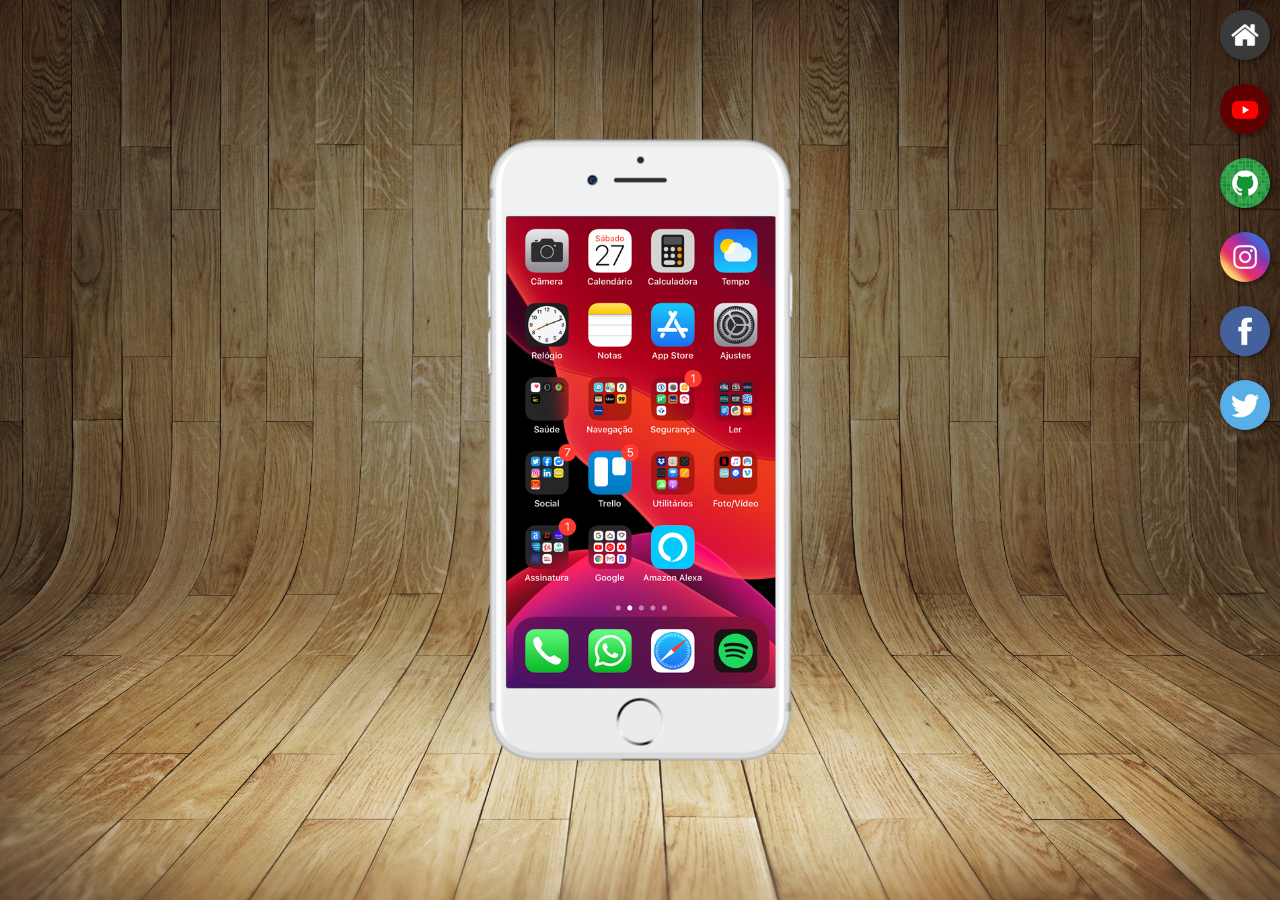
<file: index.html>
<!DOCTYPE html>
<html lang="pt-br">
<head>
    <meta charset="UTF-8">
    <meta name="viewport" content="width=device-width, initial-scale=1.0">
    <title>Projeto rede sociais</title>
    <link rel="shortcut icon" href="favicon.ico" type="image/x-icon">
    <link rel="stylesheet" href="estilos/style.css">



</head>
<body>
    <main>
        <section id="telefone">
            <iframe src="home.html" frameborder="0" name="tela" id="tela" >
                Seu navegador não é compativel
            </iframe>
        </section>
        <section id="rede-sociais" >
            <a href="#" target="tela"><img src="imagens/logo-home.jpg" alt="home"></a> <br>
            <a href="youtube.html" target="tela"><img src="imagens/logo-youtube.jpg" alt="youtube"></a> <br>
            <a href="github.html" target="tela"><img src="imagens/logo-github.jpg" alt="github"></a> <br>
            <a href="instagram.html" target="tela"><img src="imagens/logo-instagram.jpg" alt="instagram"></a> <br>
            <a href="facebook.html" target="tela"><img src="imagens/logo-facebook.jpg" alt="facebook"></a> <br>
            <a href="twitter.html" target="tela"><img src="imagens/logo-twitter.jpg" alt="twitter"></a> <br>
        </section>
    </main>






</body>
</html>
</file>
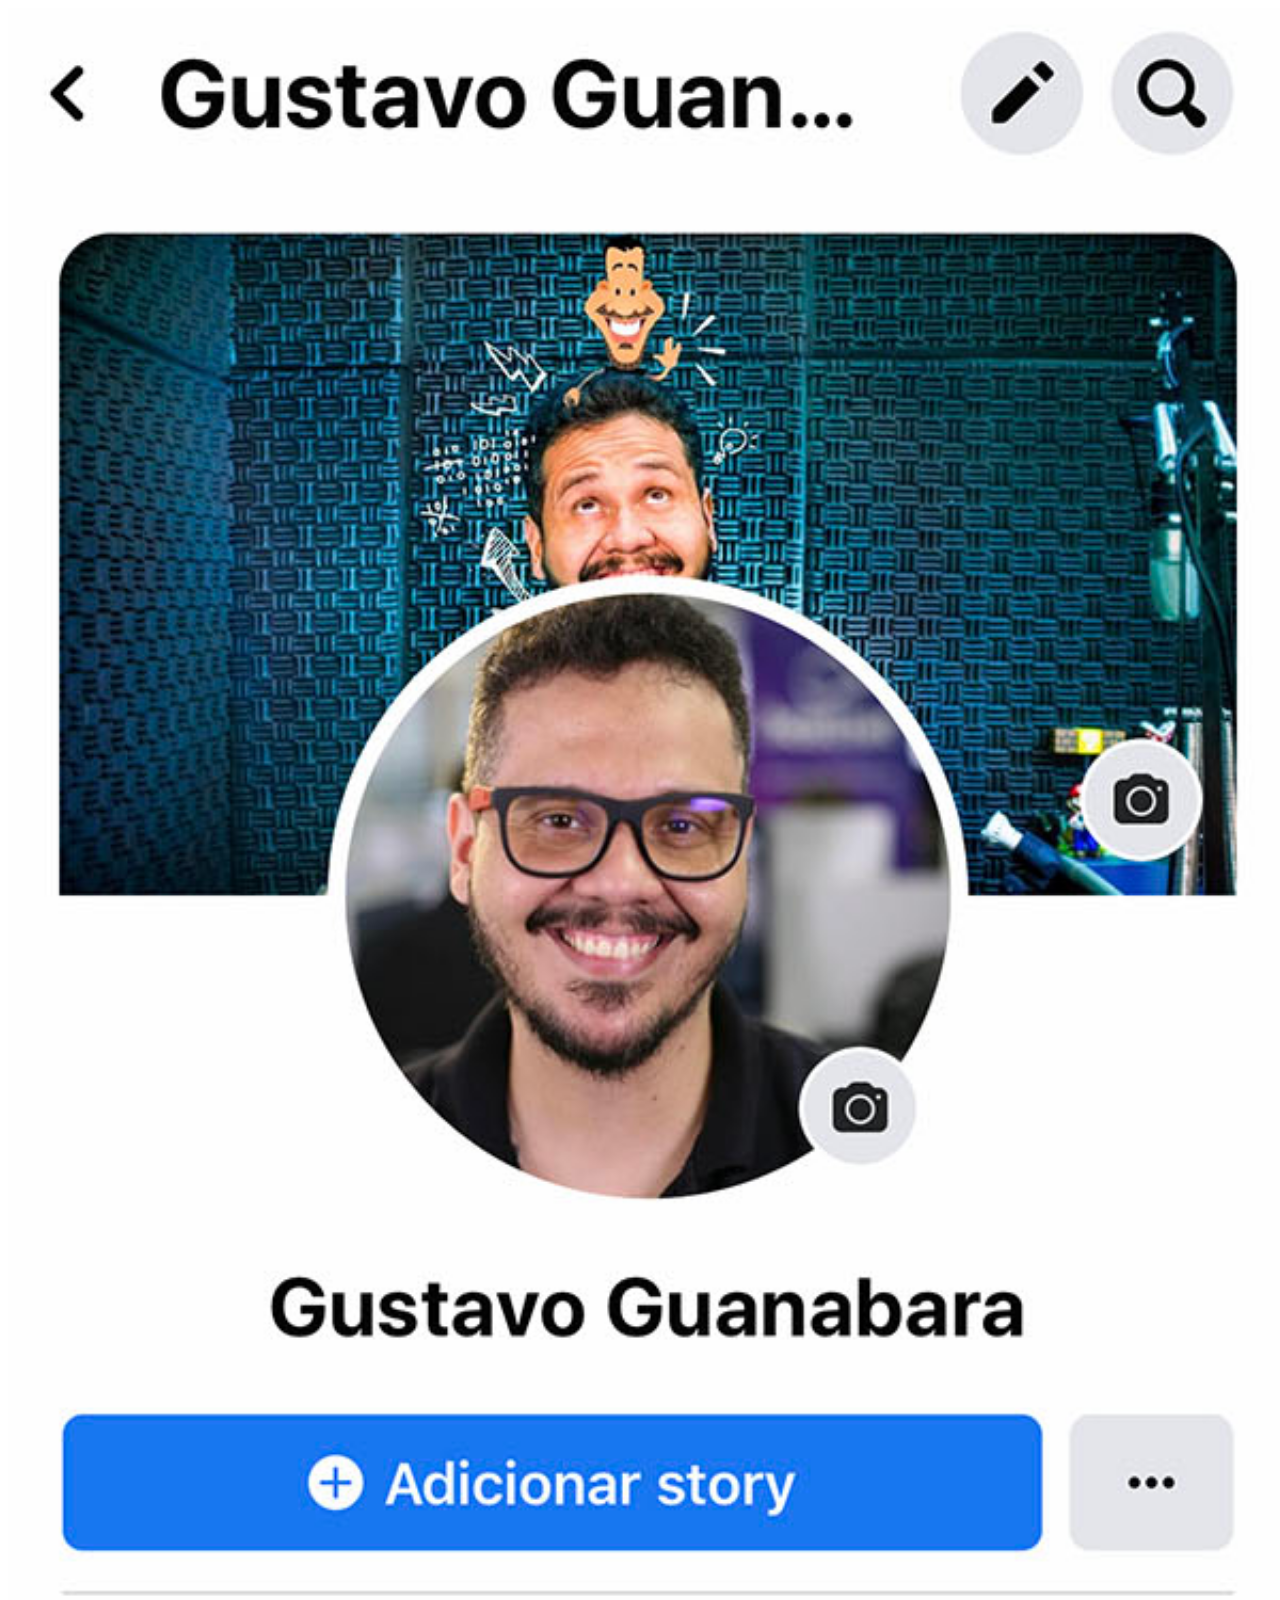
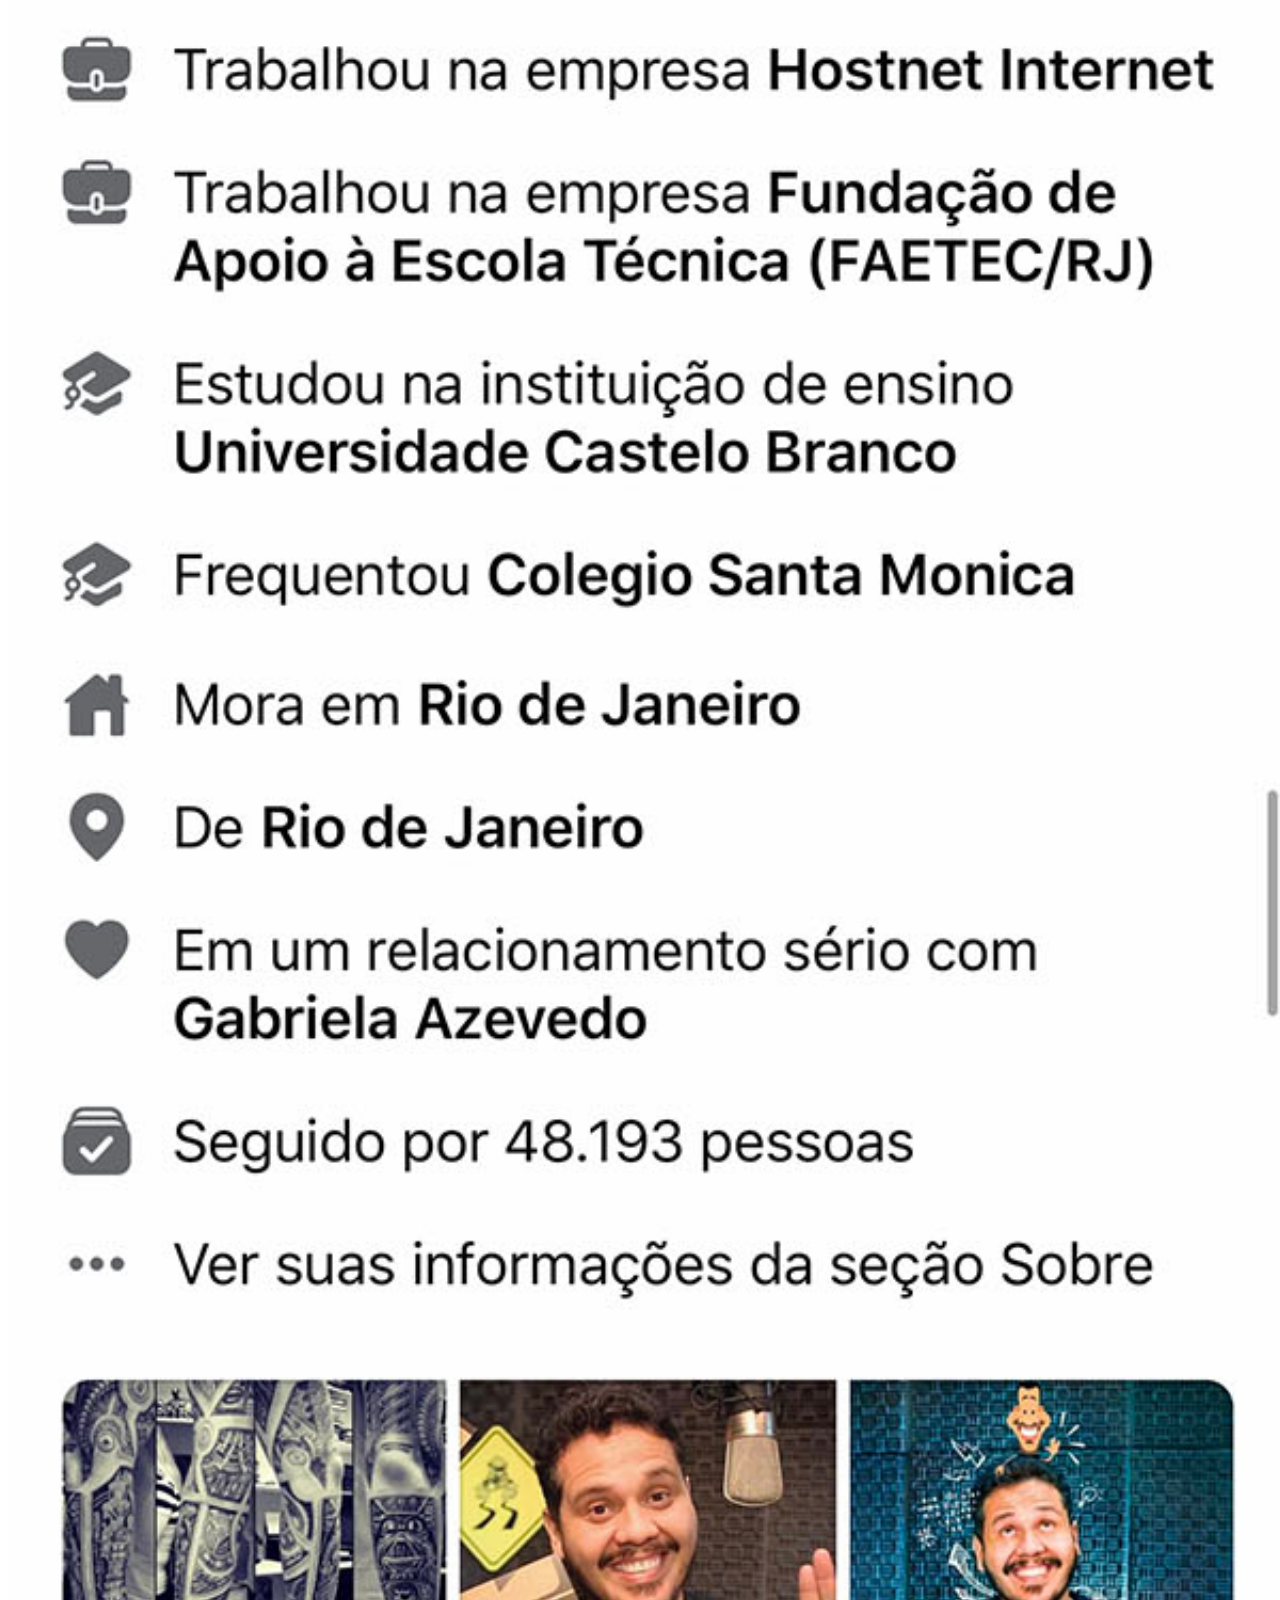
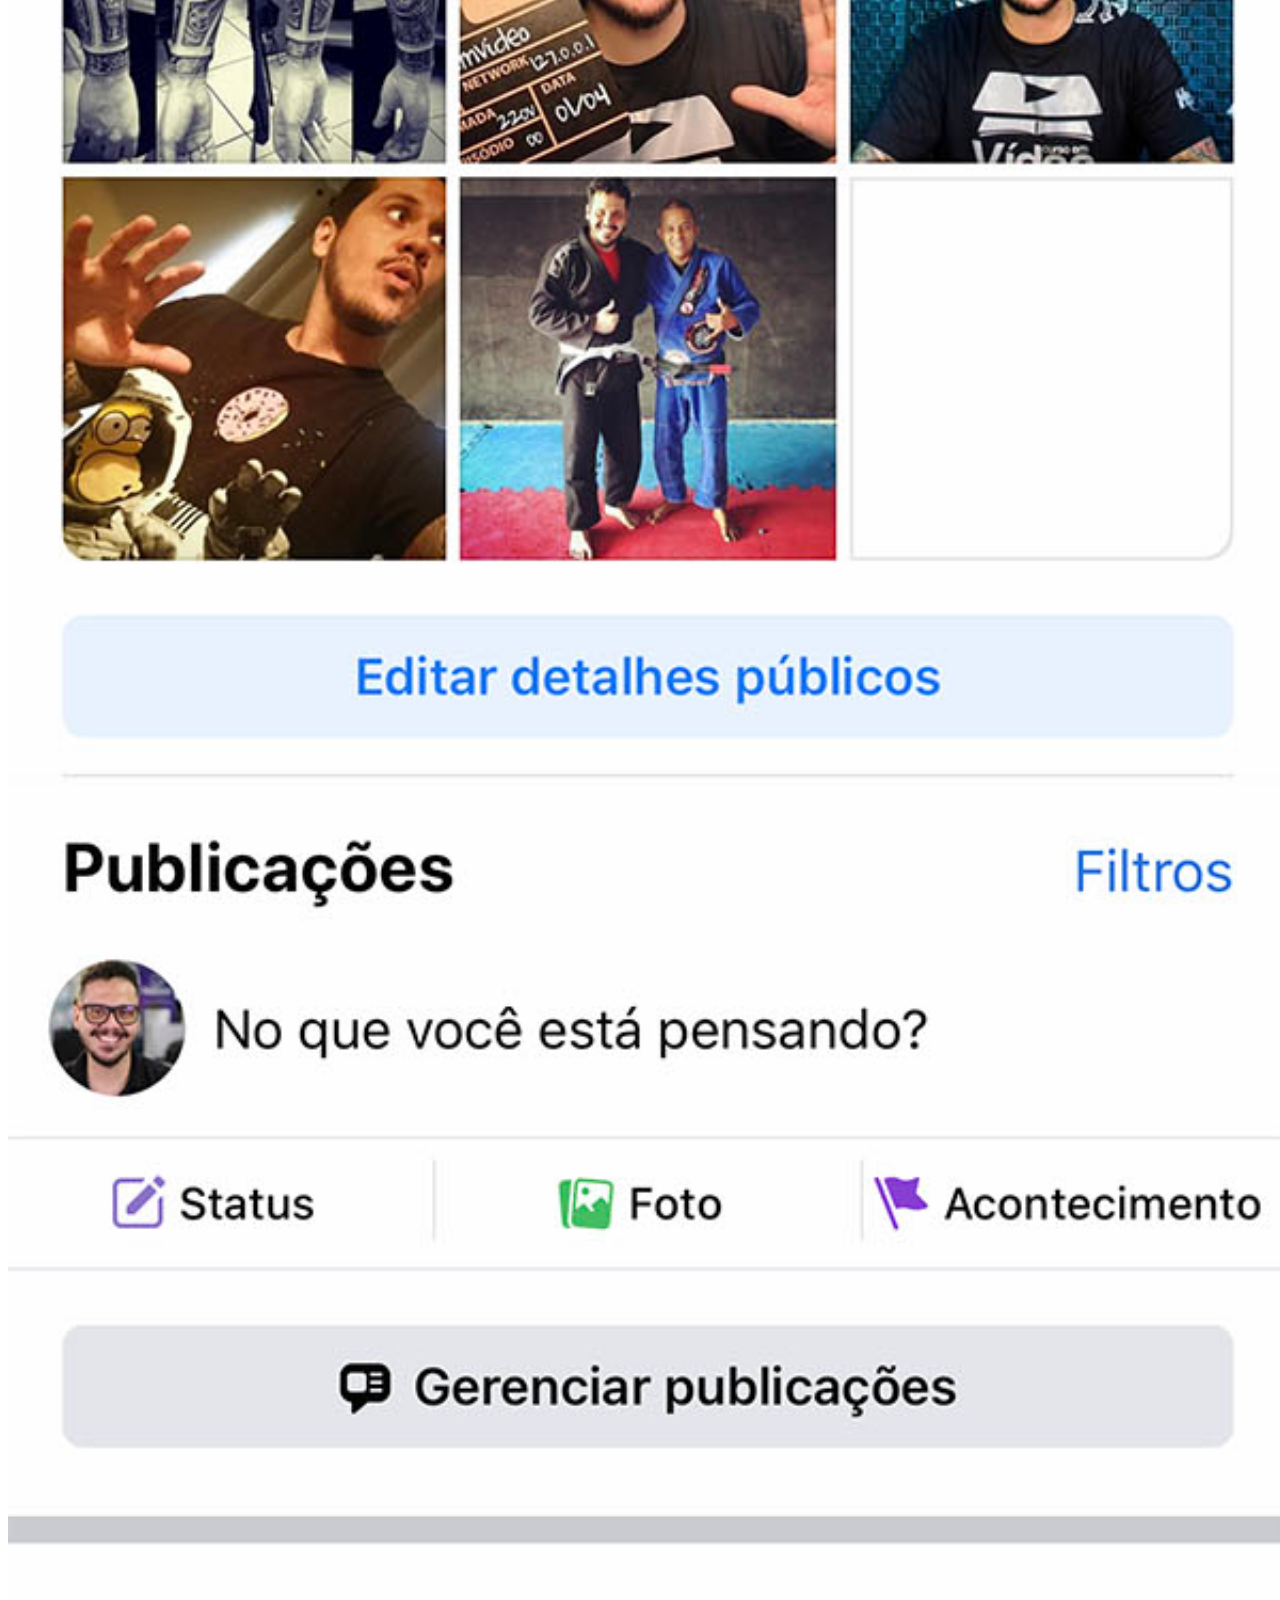
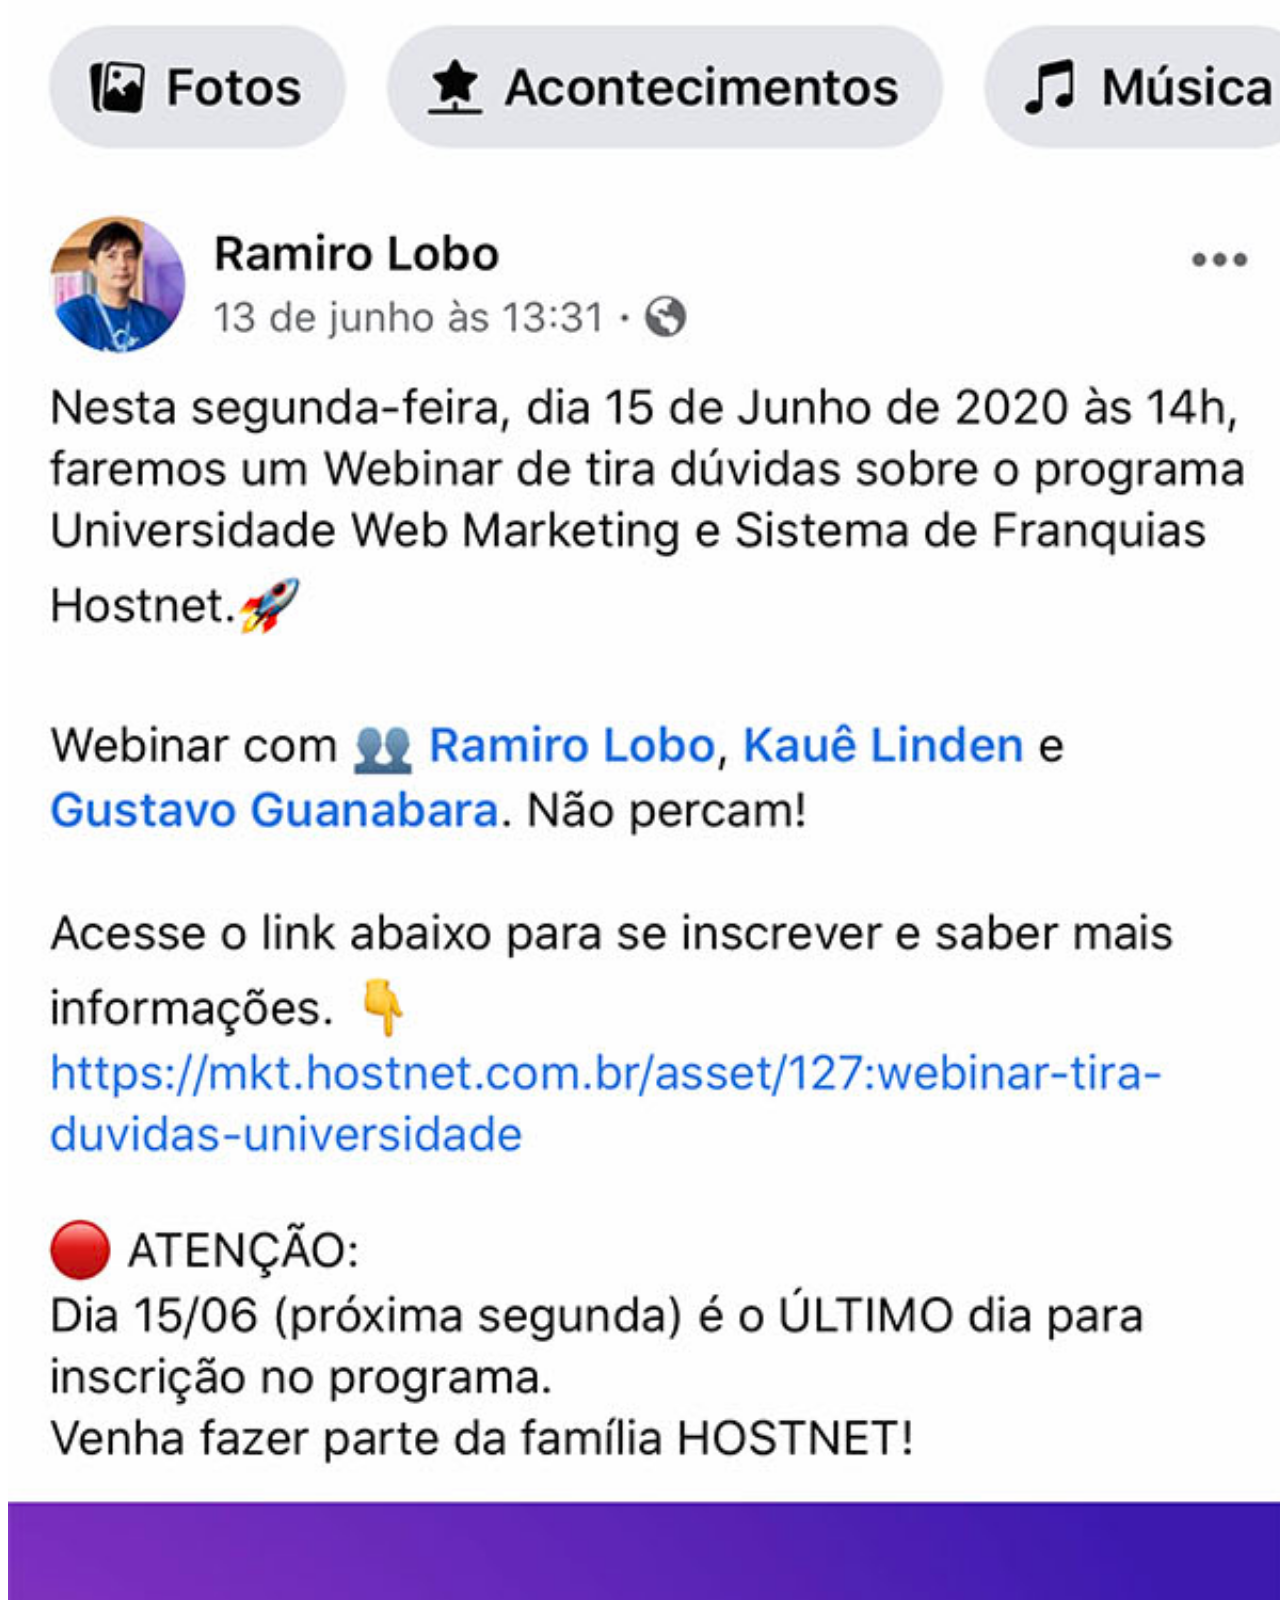
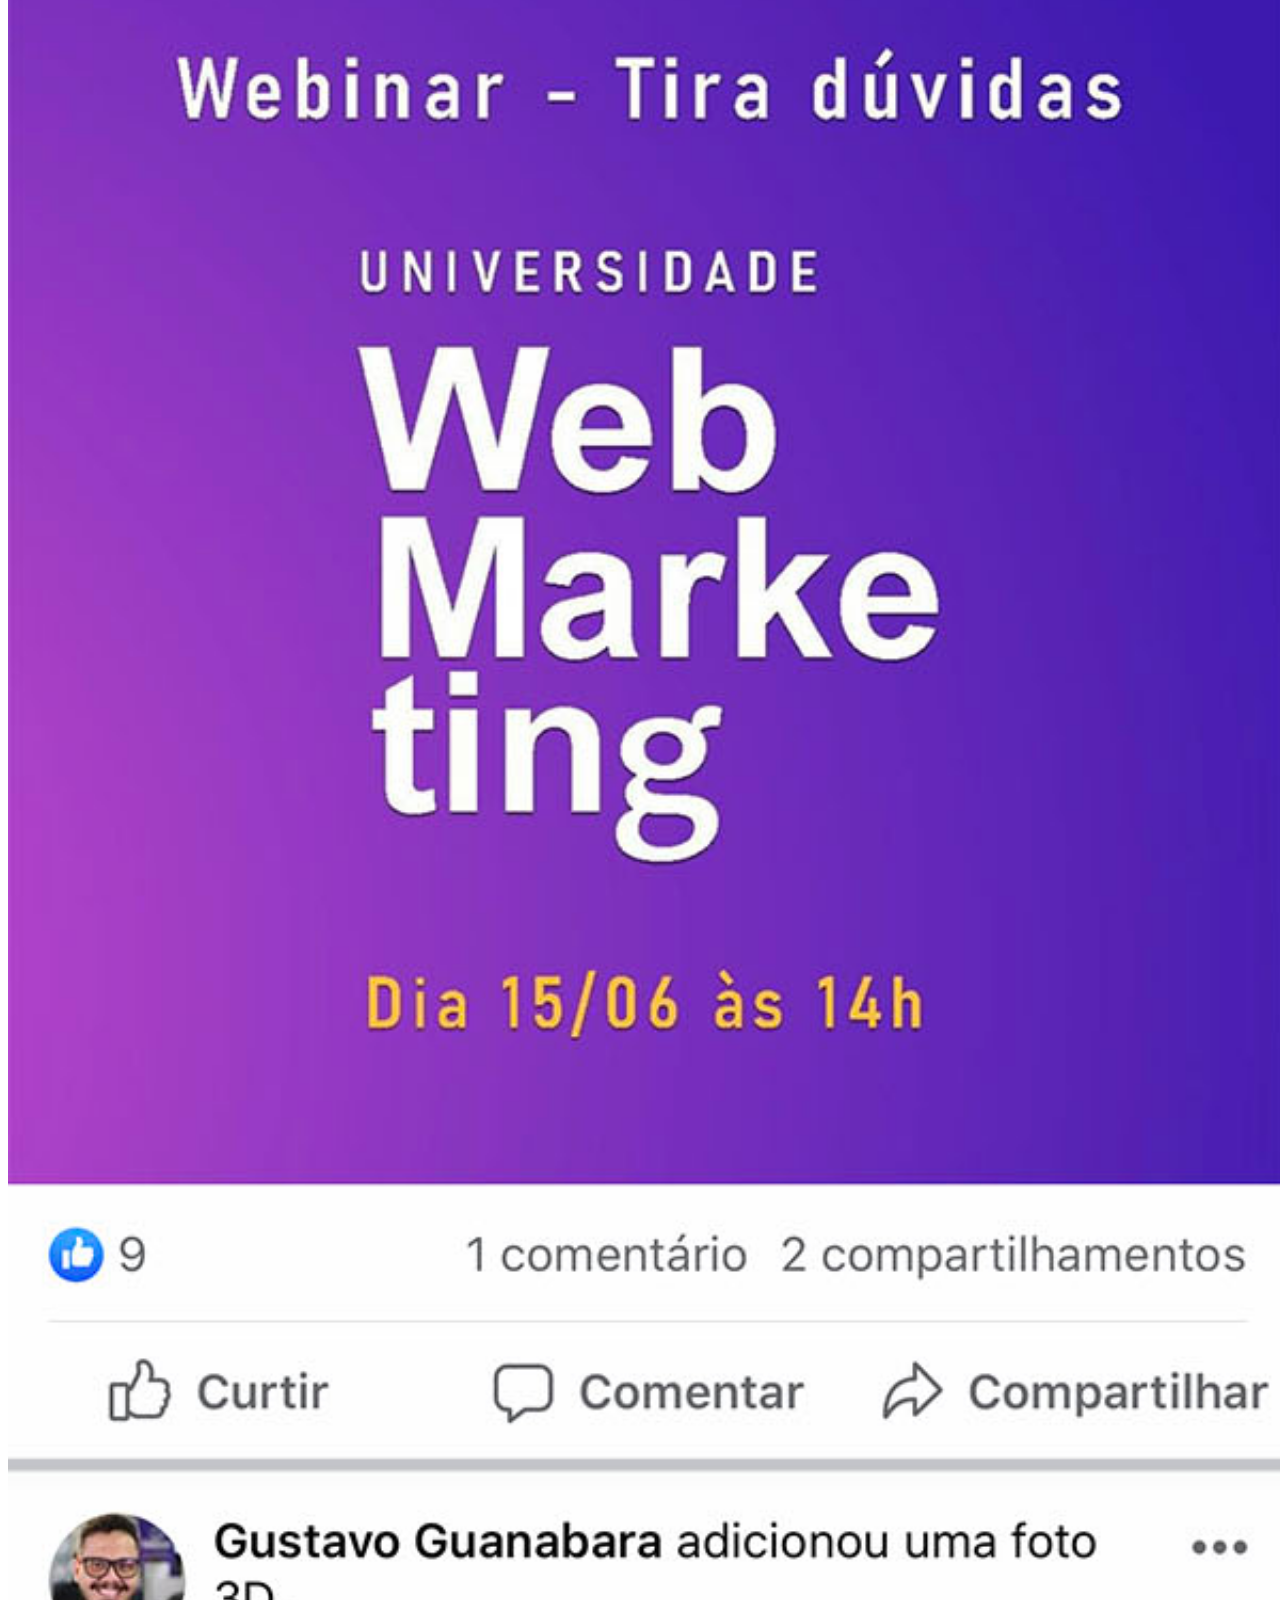
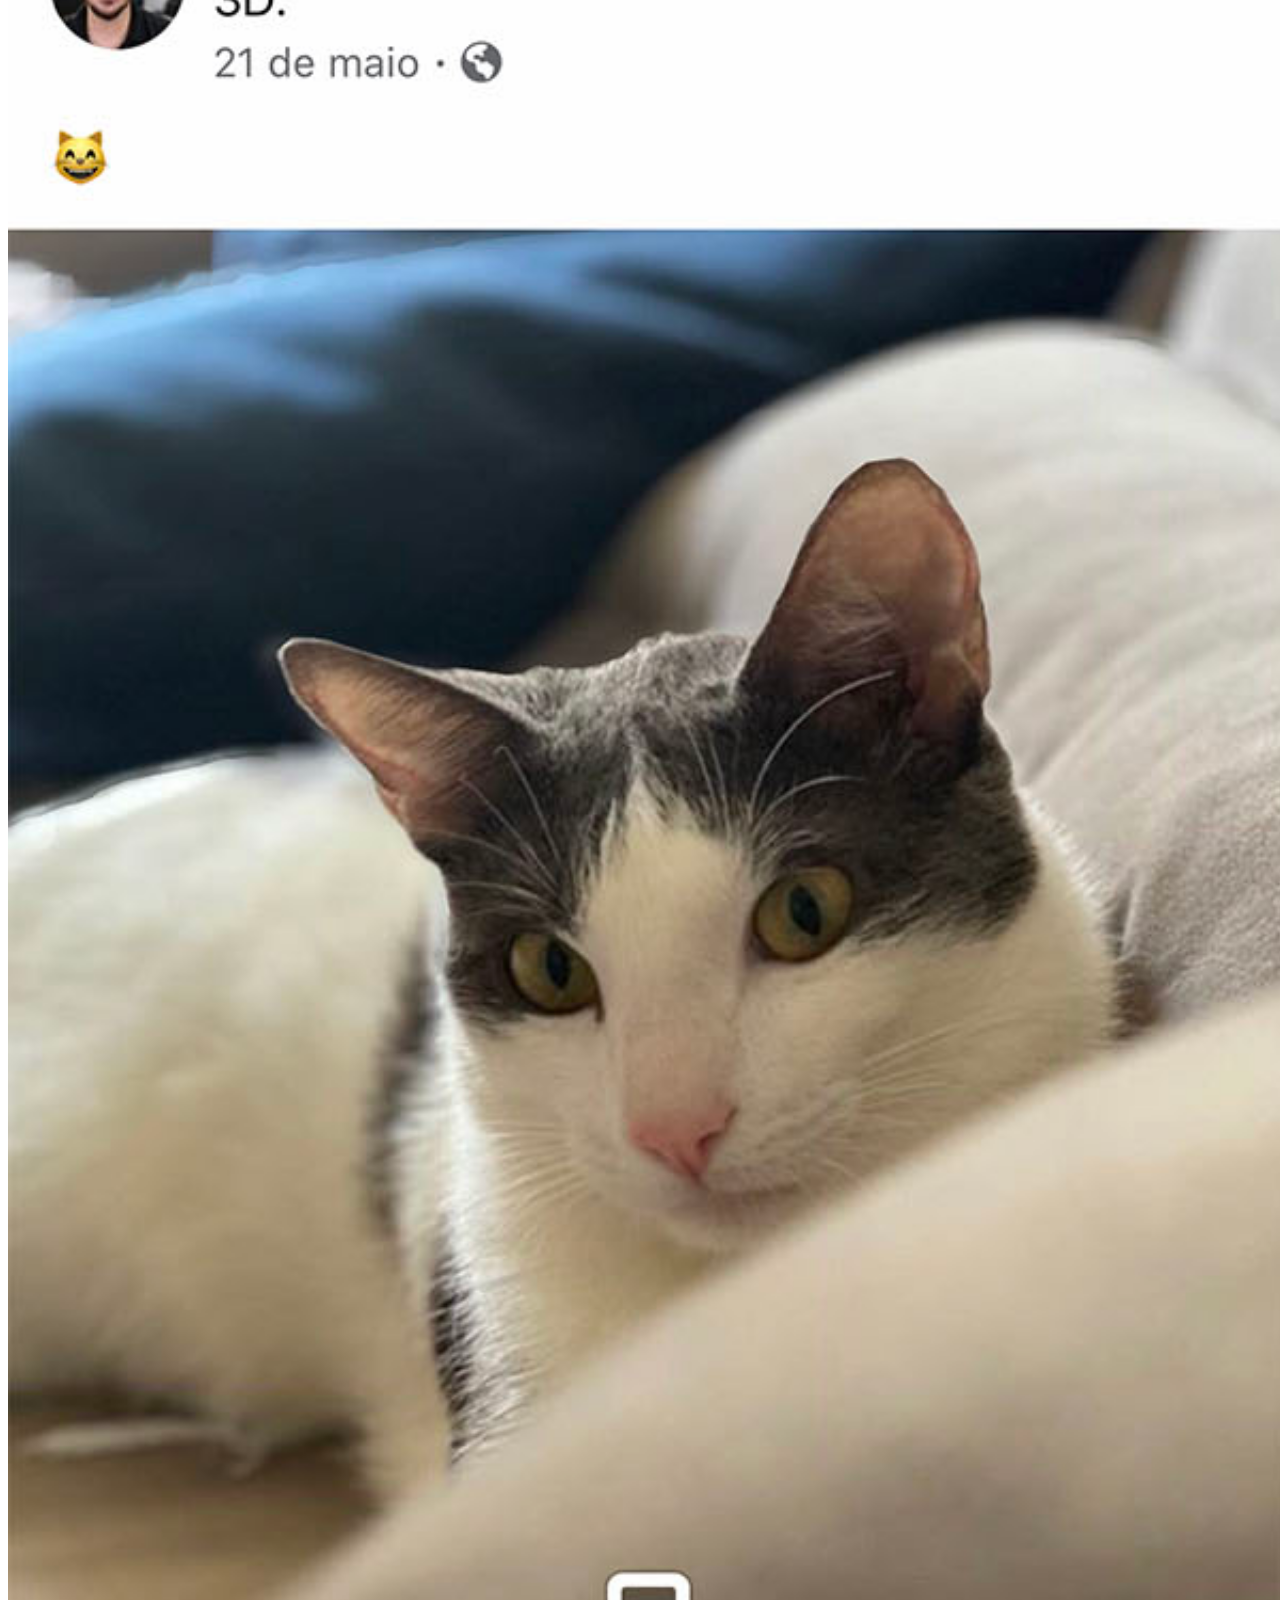
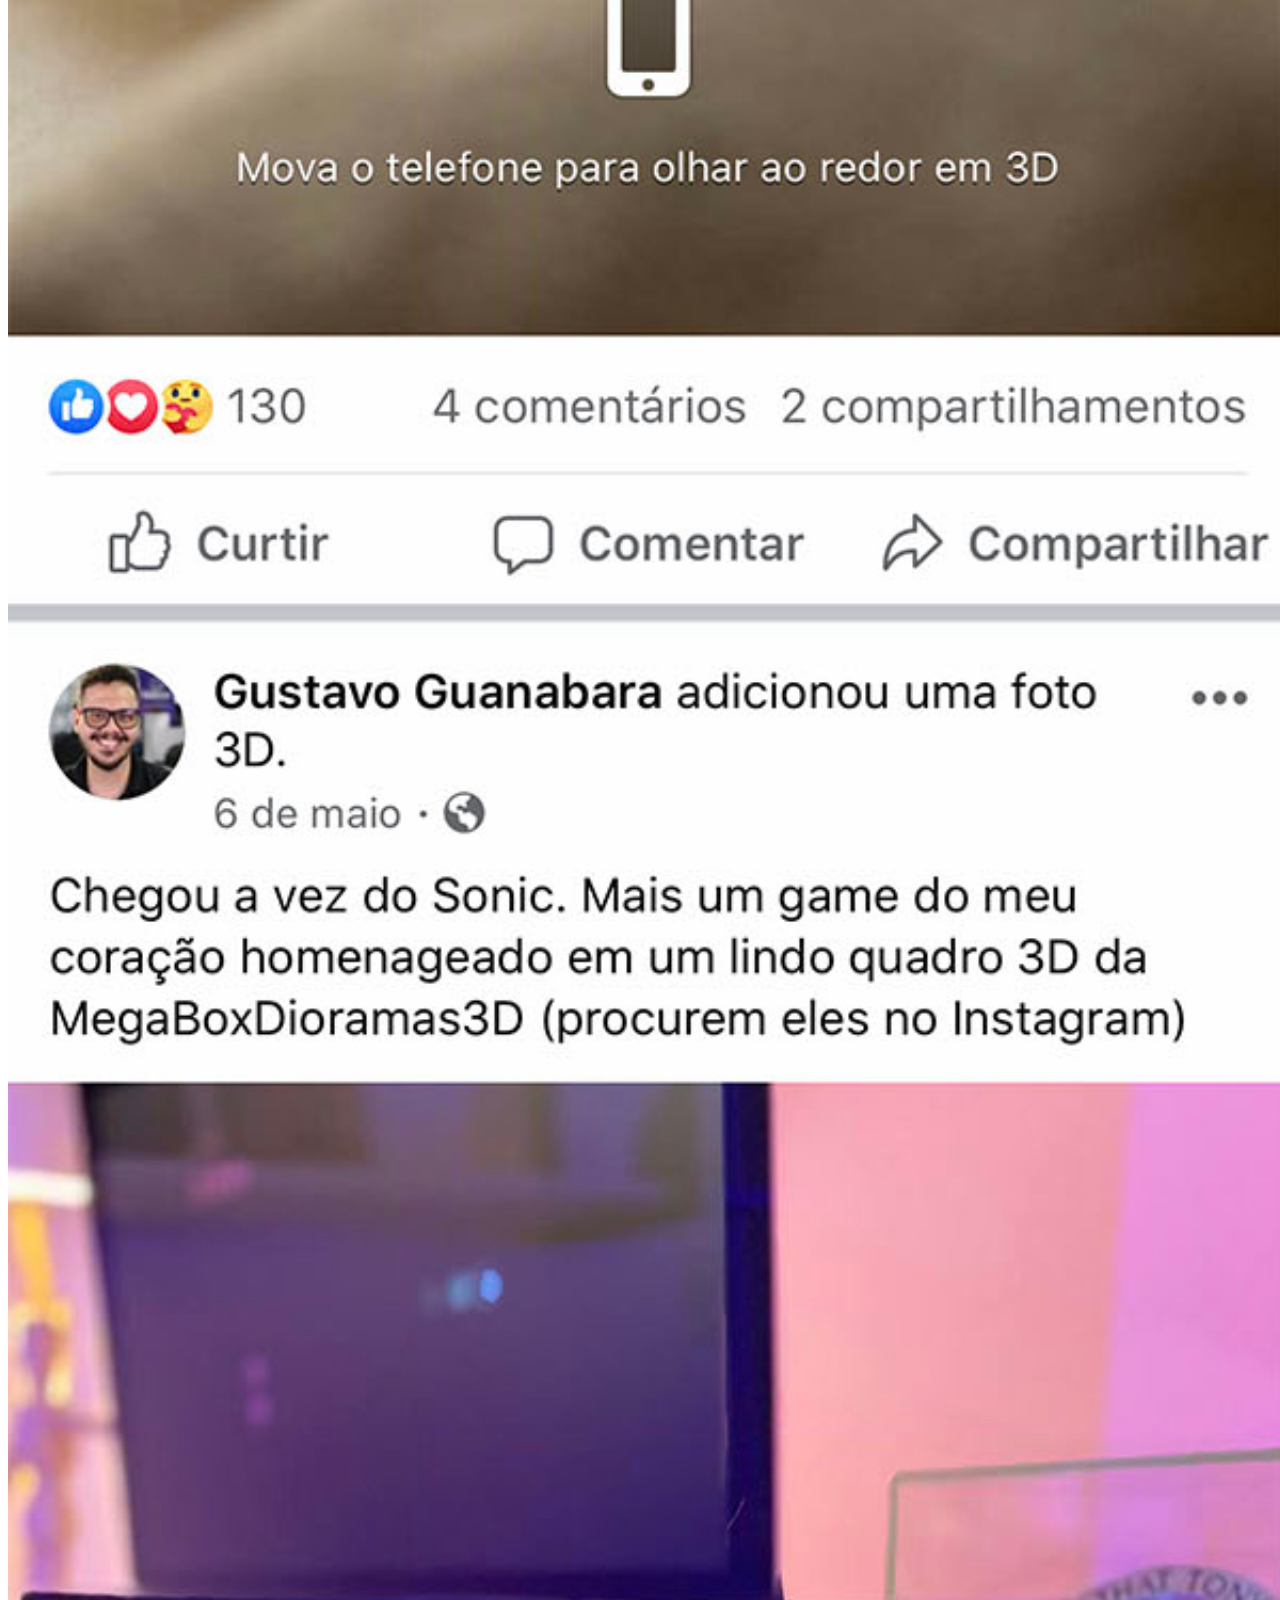
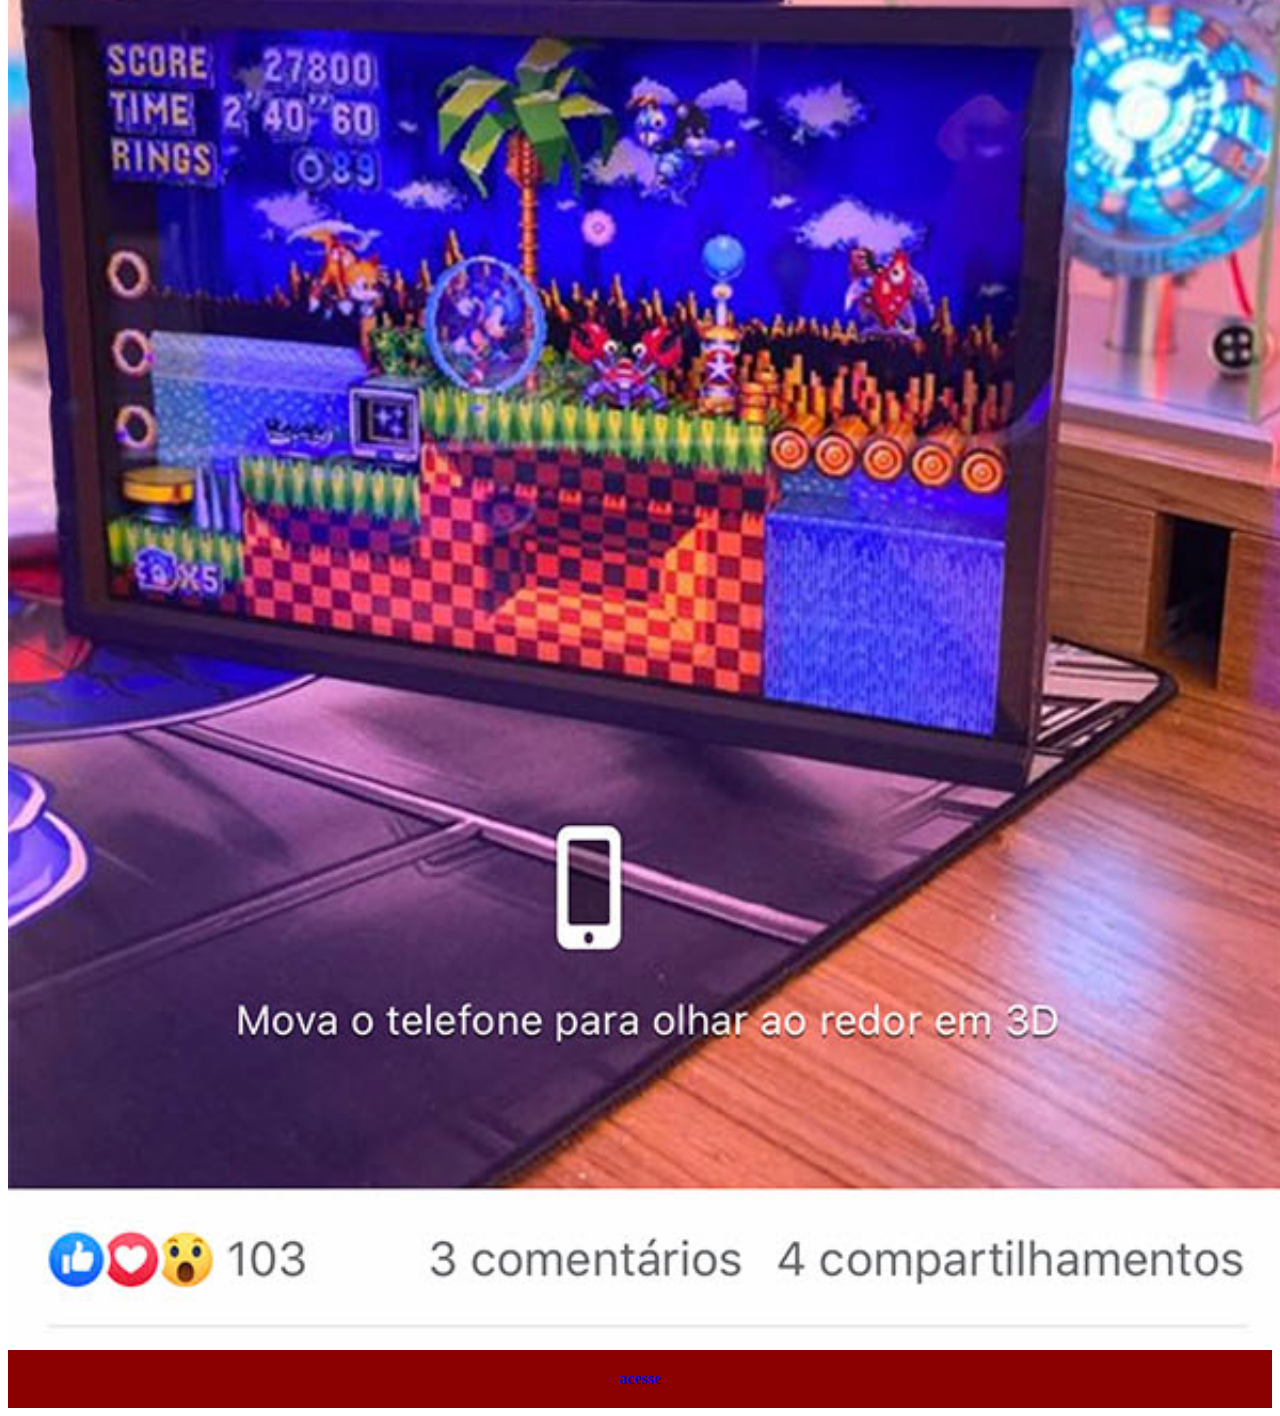
<file: facebook.html>
<!DOCTYPE html>
<html lang="pt-br">
<head>
    <meta charset="UTF-8">
    <meta name="viewport" content="width=device-width, initial-scale=1.0">
    <title>Facebook</title>
    <link rel="stylesheet" href="estilos/social.css">
</head>
<body>
    <img src="imagens/tela-facebook.jpg" alt="Facebook">
    <a href="https://www.facebook.com/gustavoguanabara/" target="_blank">acesse</a>
</body>
</html>
</file>
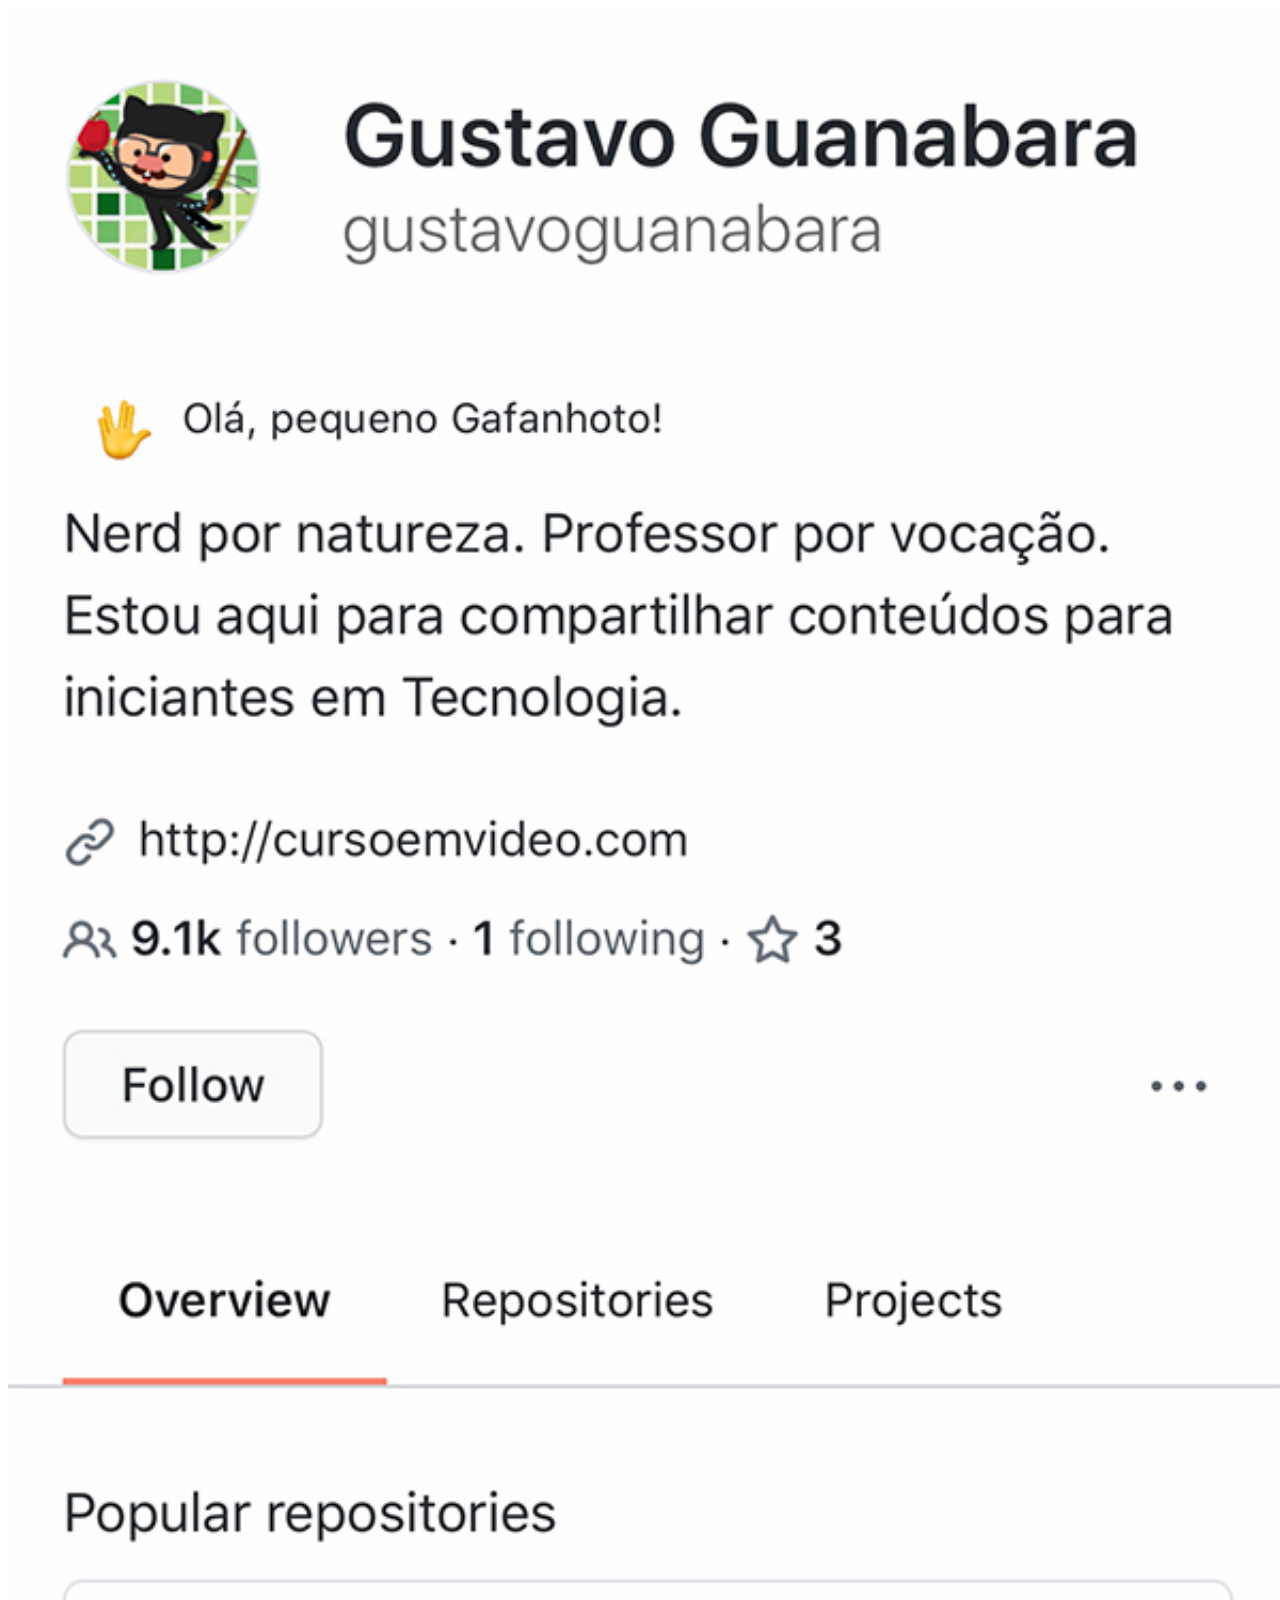
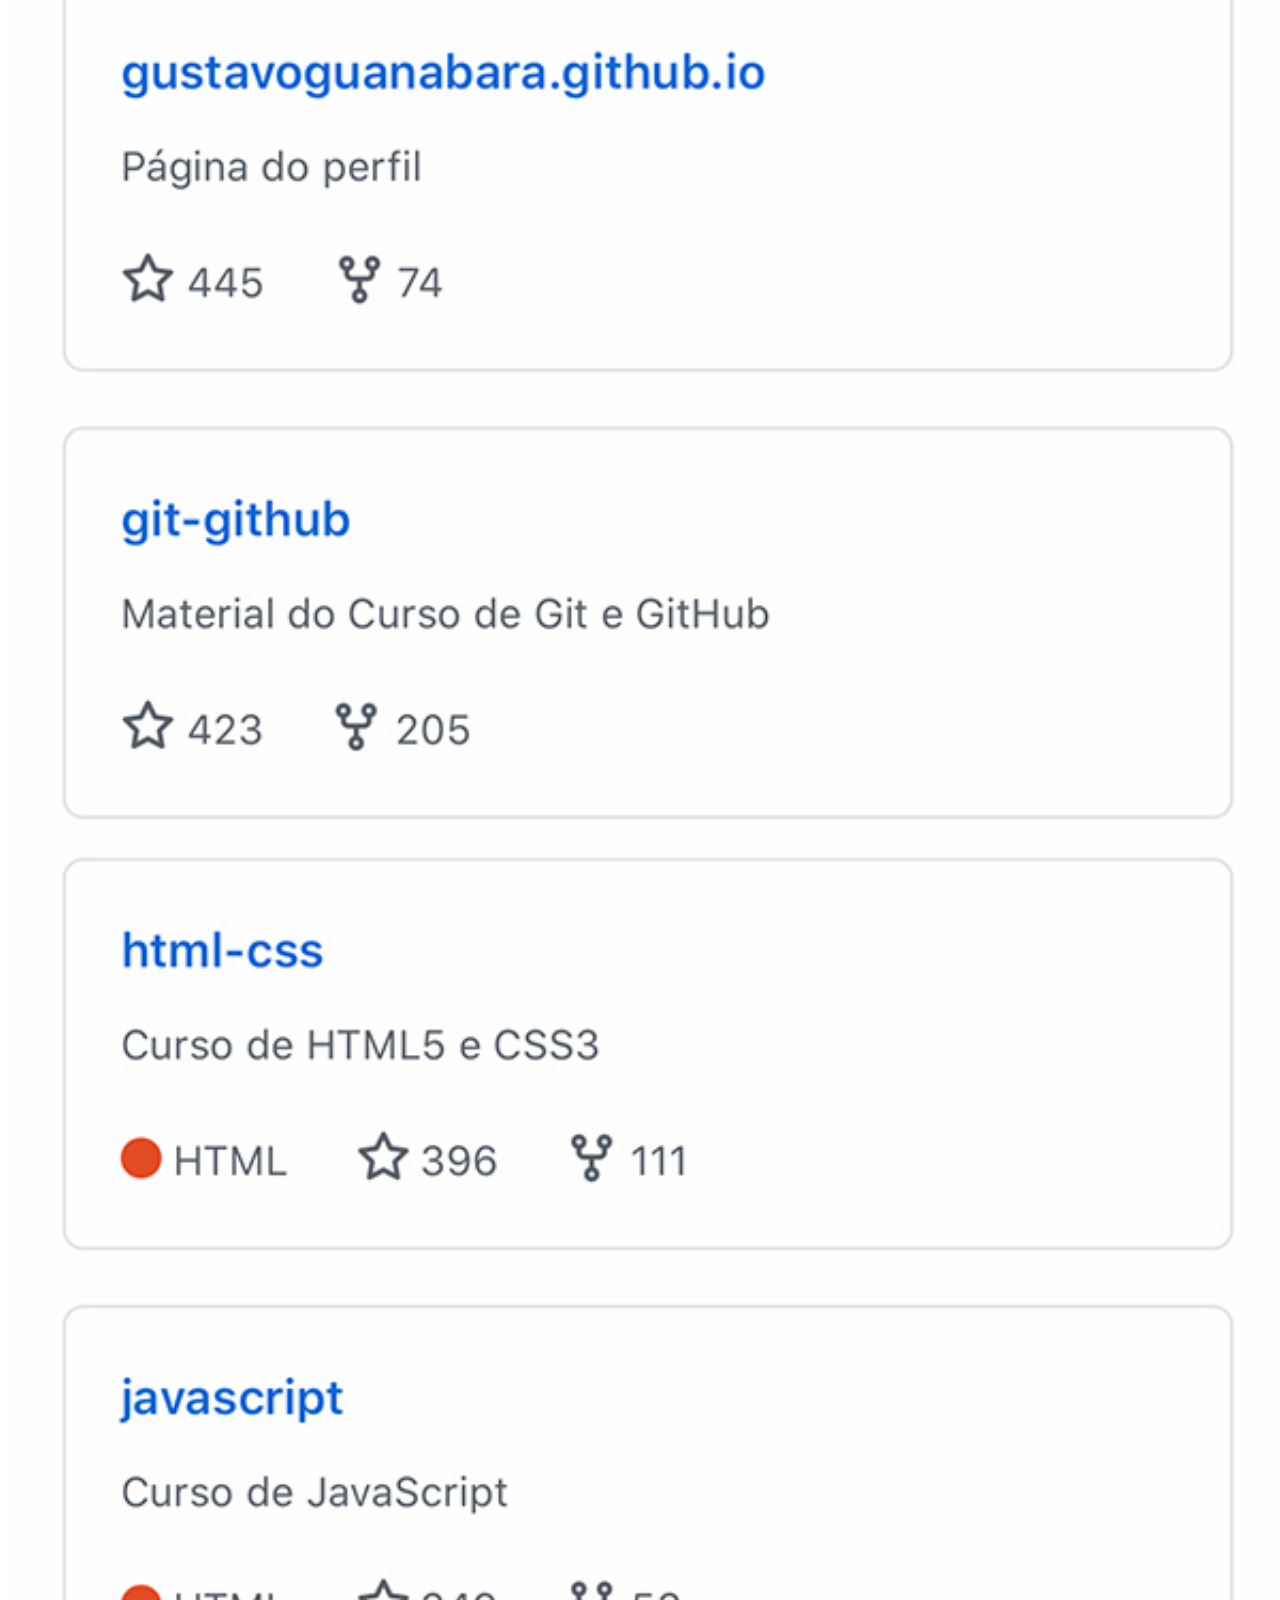
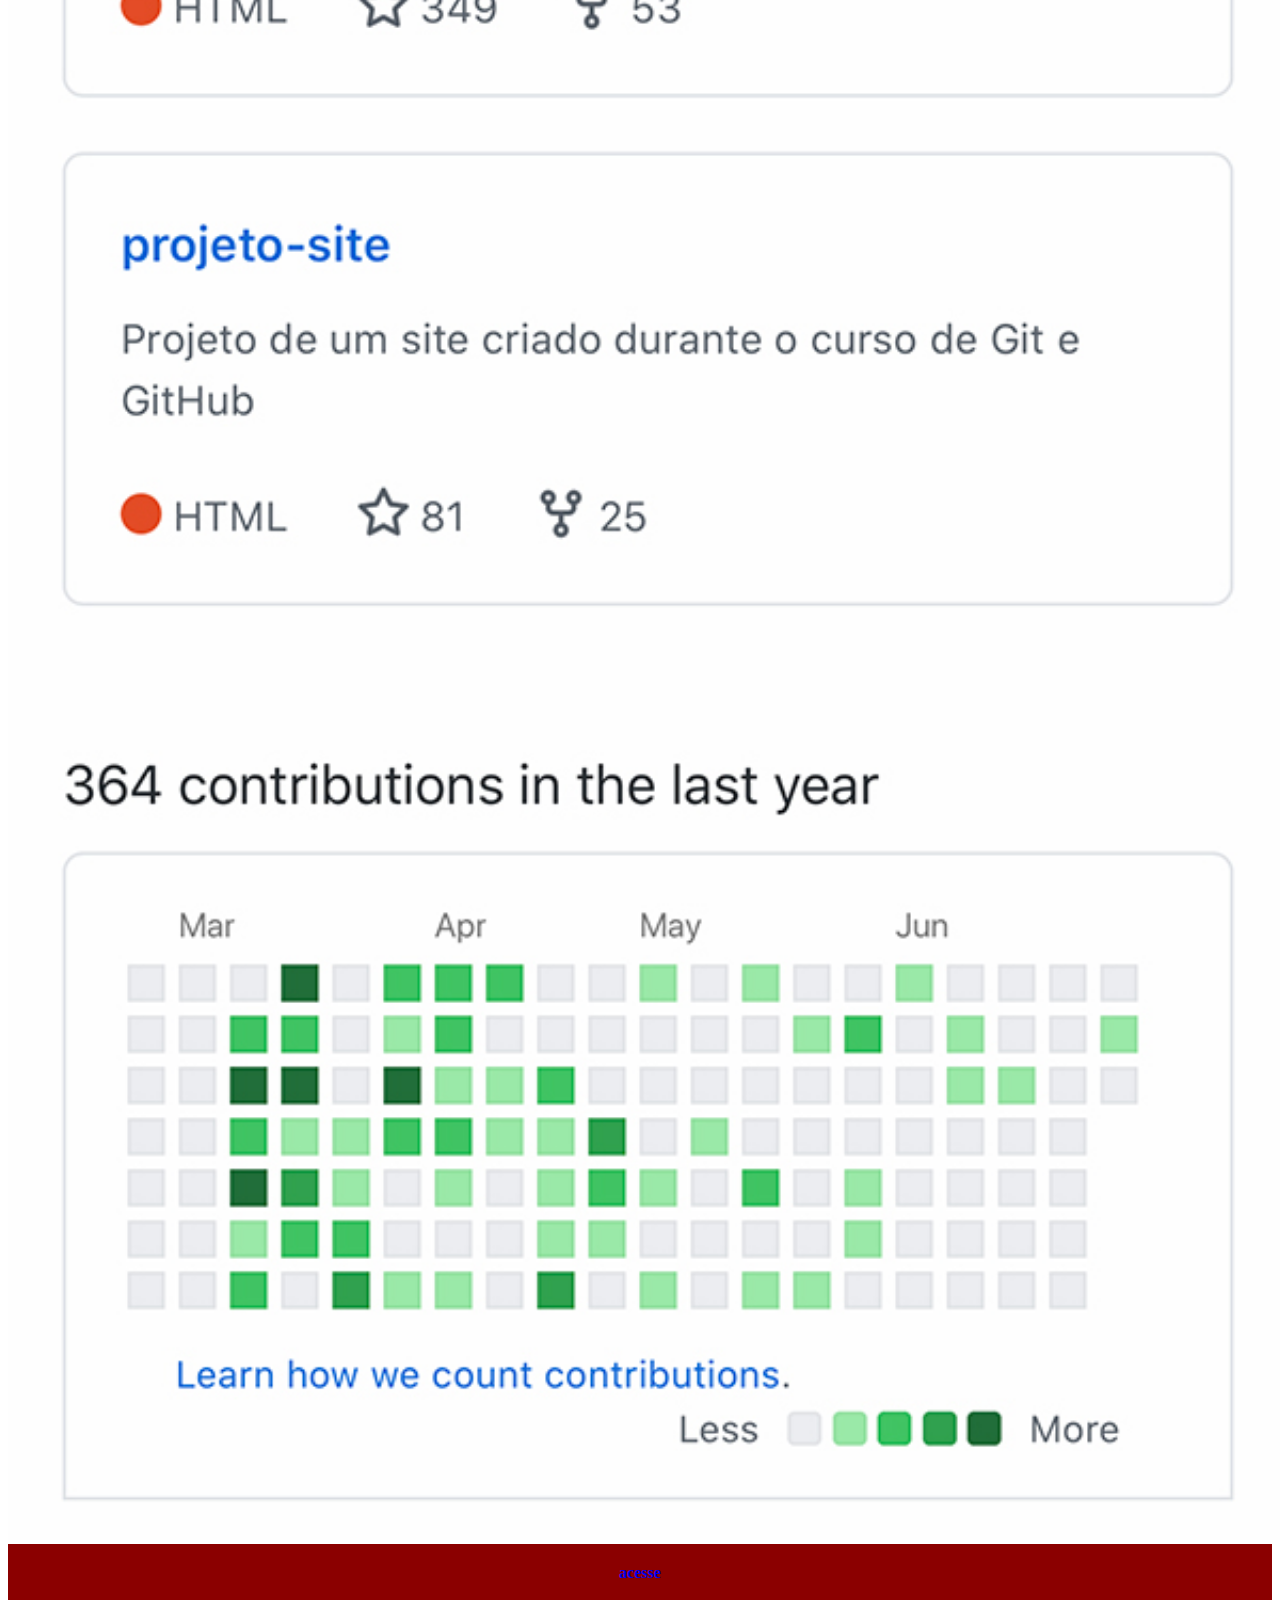
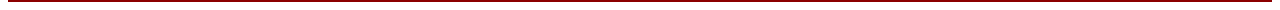
<file: github.html>
<!DOCTYPE html>
<html lang="pt-br">
<head>
    <meta charset="UTF-8">
    <meta name="viewport" content="width=device-width, initial-scale=1.0">
    <title>github</title>
    <link rel="stylesheet" href="estilos/social.css">
</head>
<body>
    <img src="imagens/tela-github.jpg" alt="github">
    <a href="https://github.com/gustavoguanabara" target="_blank">acesse</a>
</body>
</html>
</file>
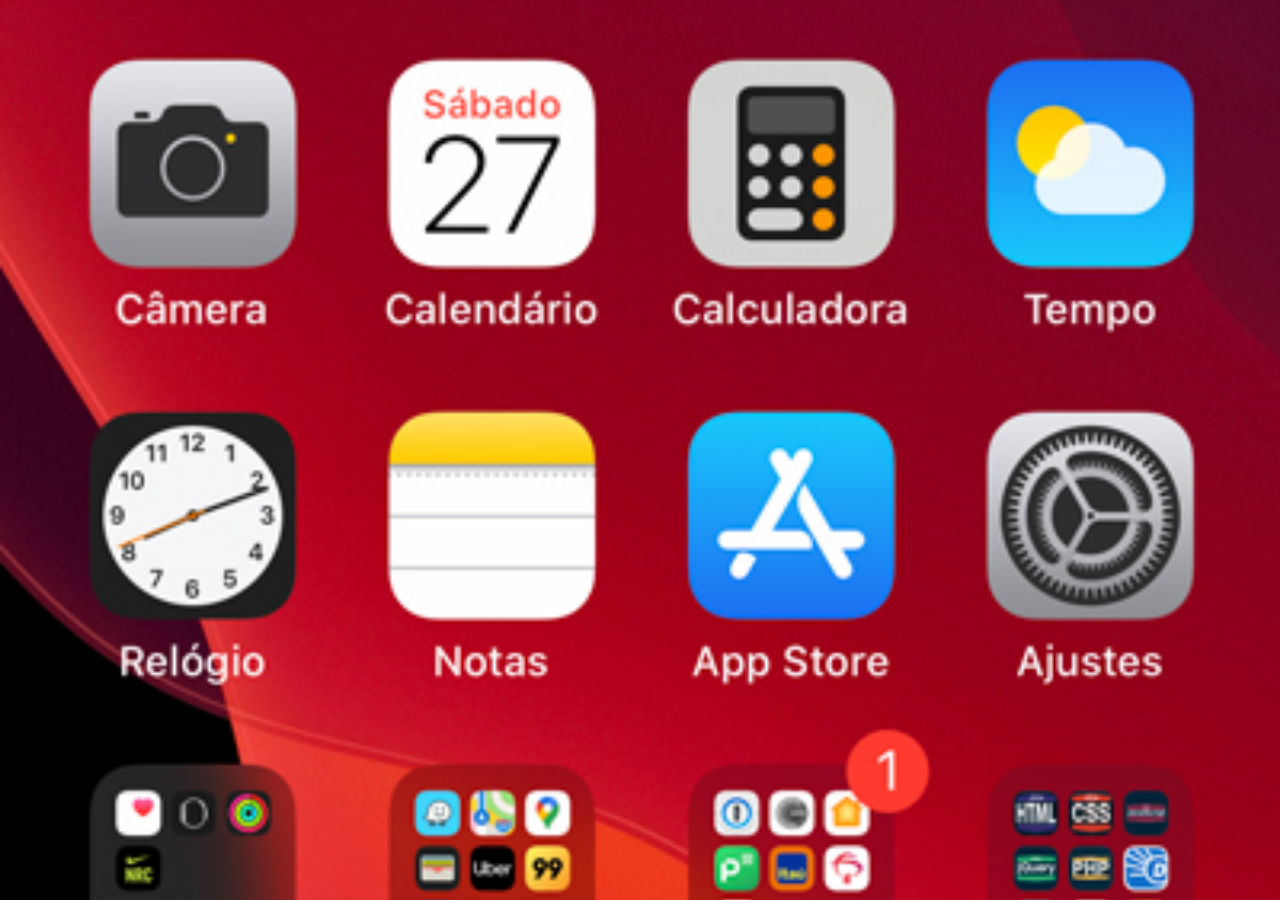
<file: home.html>
<!DOCTYPE html>
<html lang="pt-br">
<head>
    <meta charset="UTF-8">
    <meta name="viewport" content="width=device-width, initial-scale=1.0">
    <title>home</title>
    <style>
        *{
            margin: 0px;
            padding: 0px;
        }

        body{
            width: 100vw;
            height: 100vh;
            background:black url(./imagens/tela-home.jpg) no-repeat top center;
            background-size: cover;
        }
    </style>
</head>
<body>
    
</body>
</html>
</file>
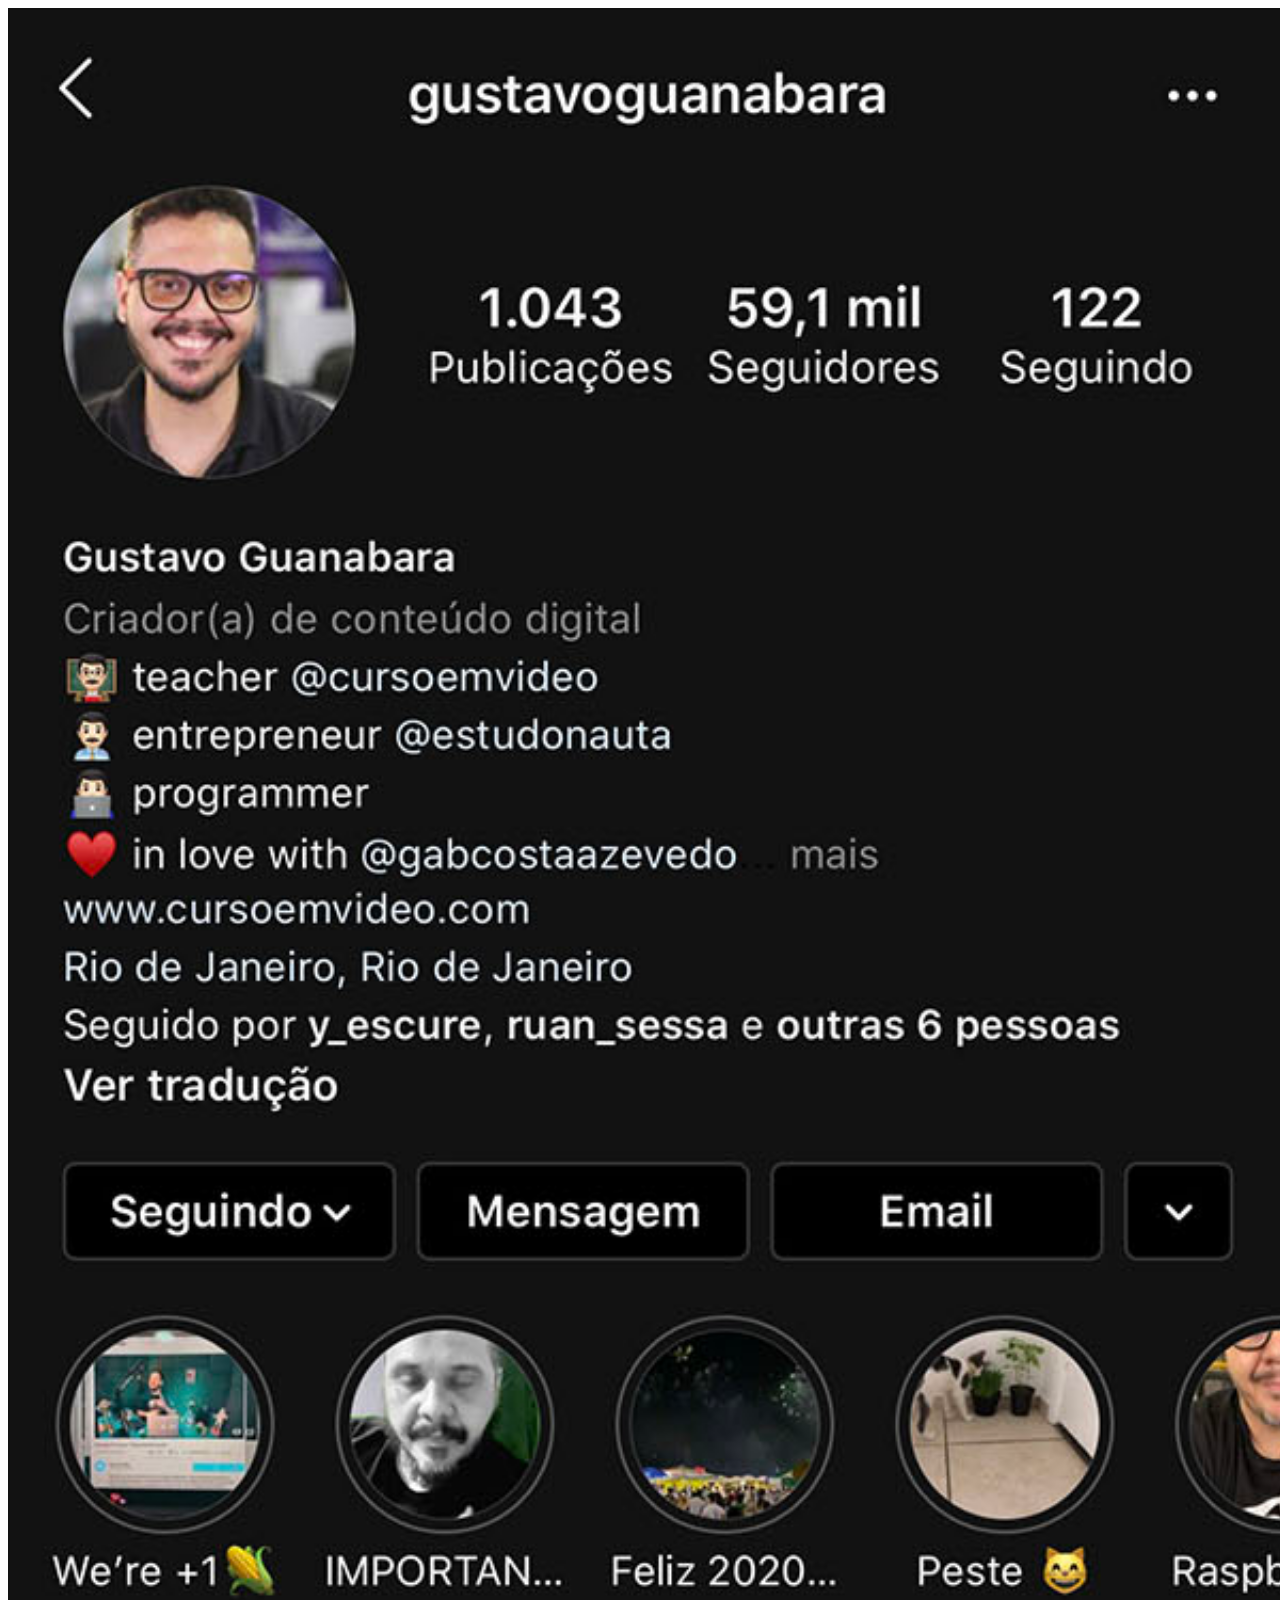
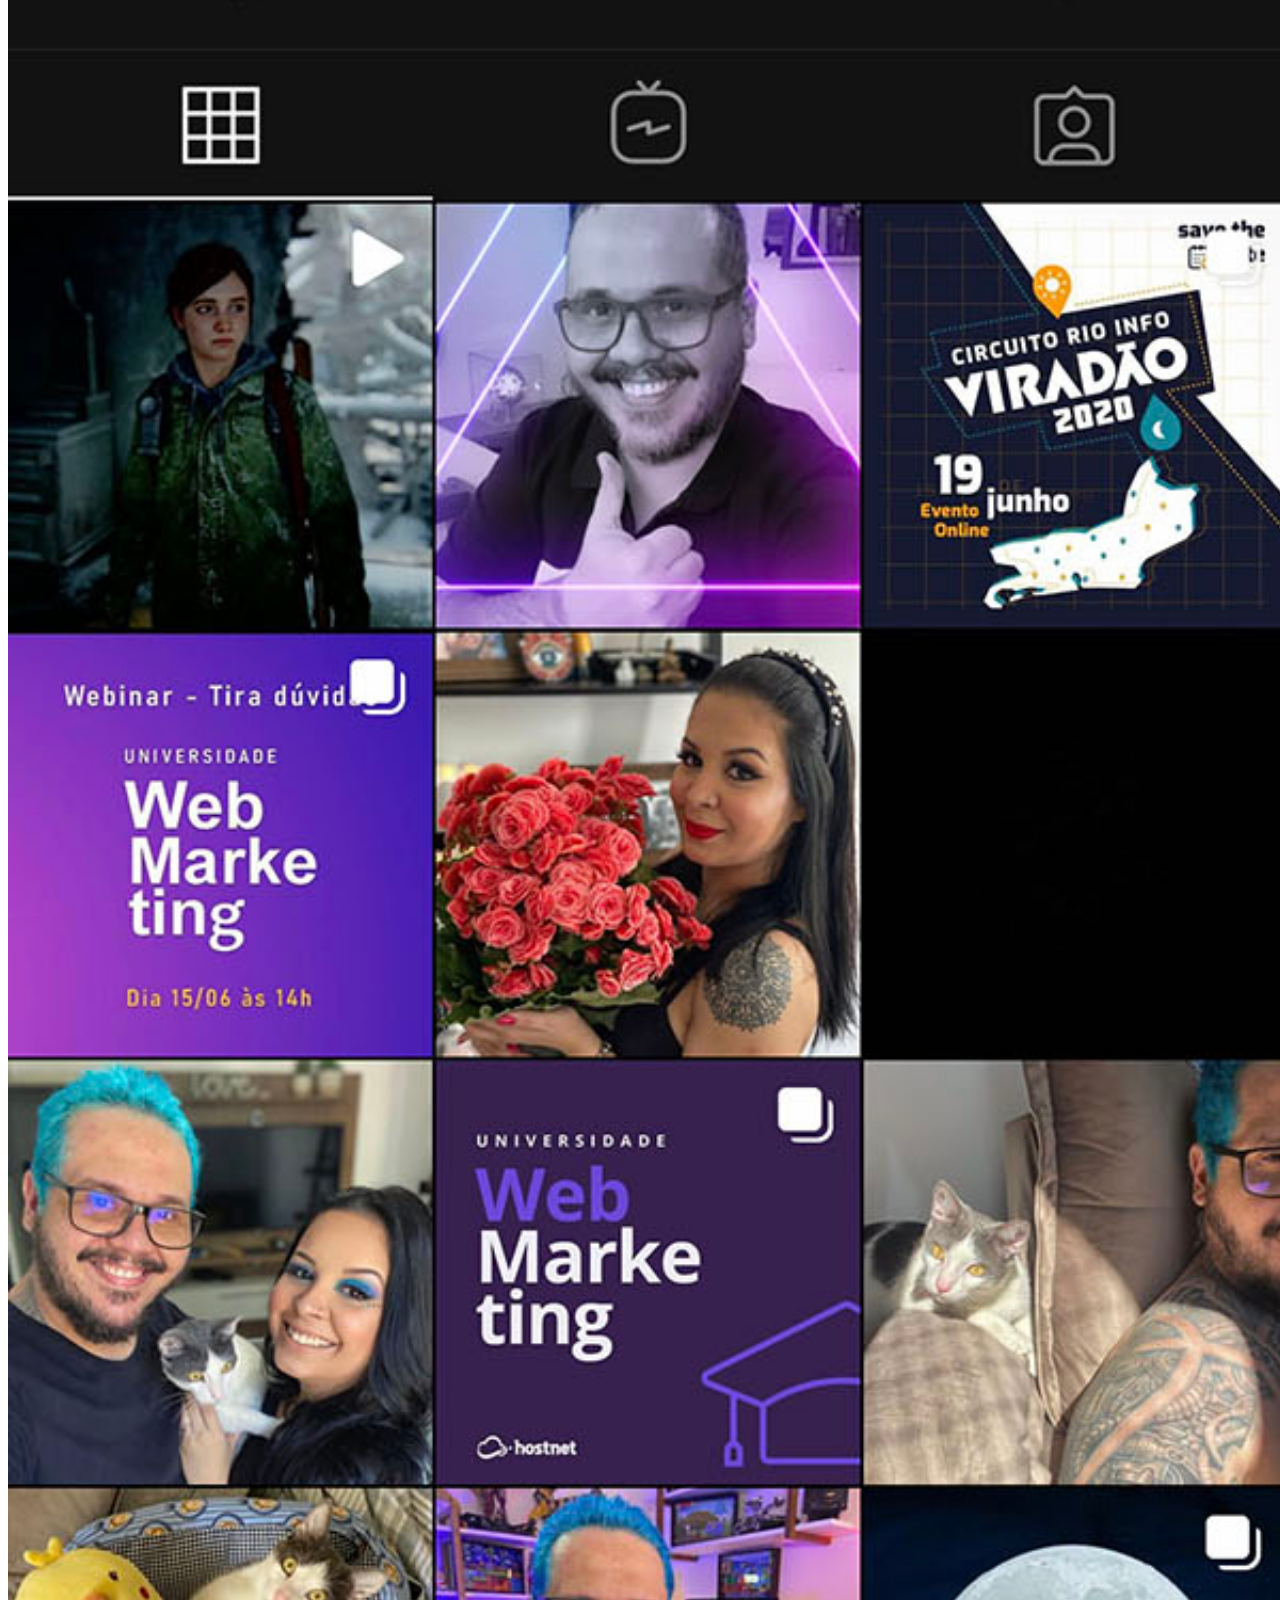
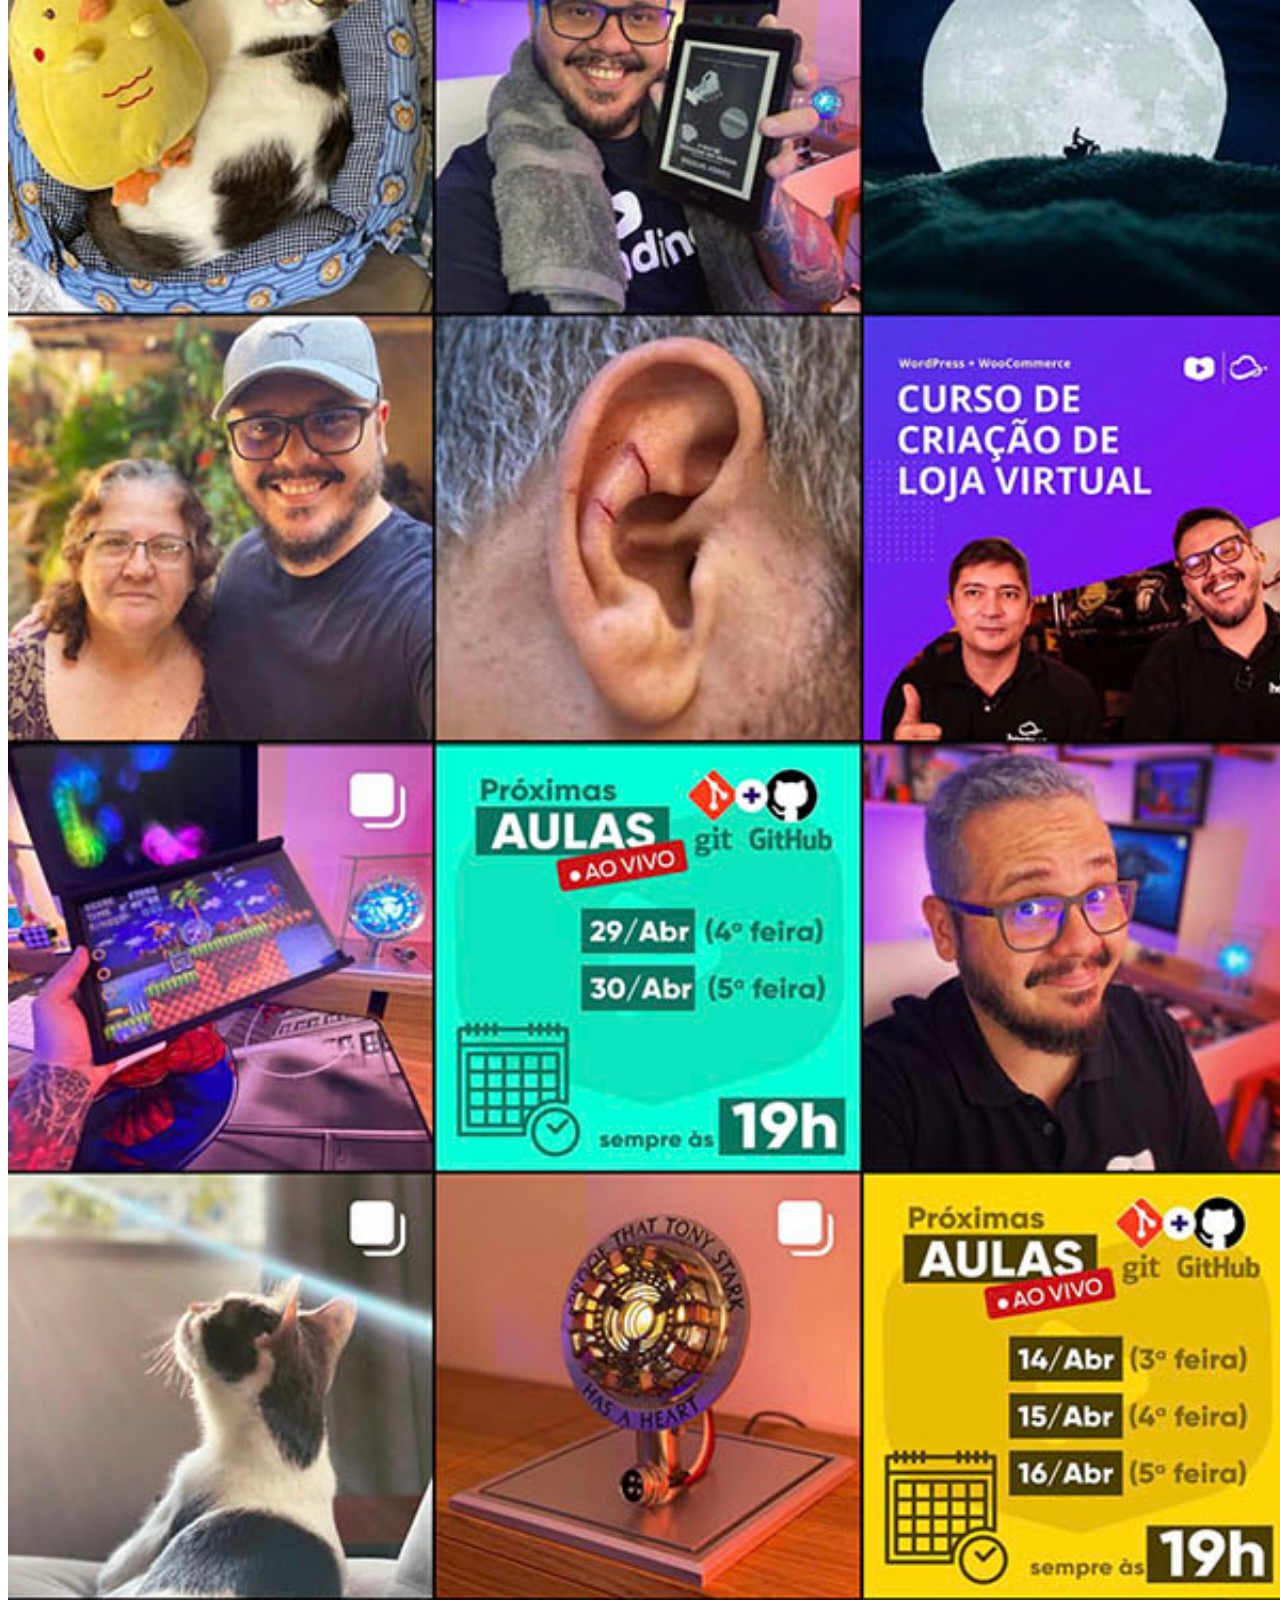
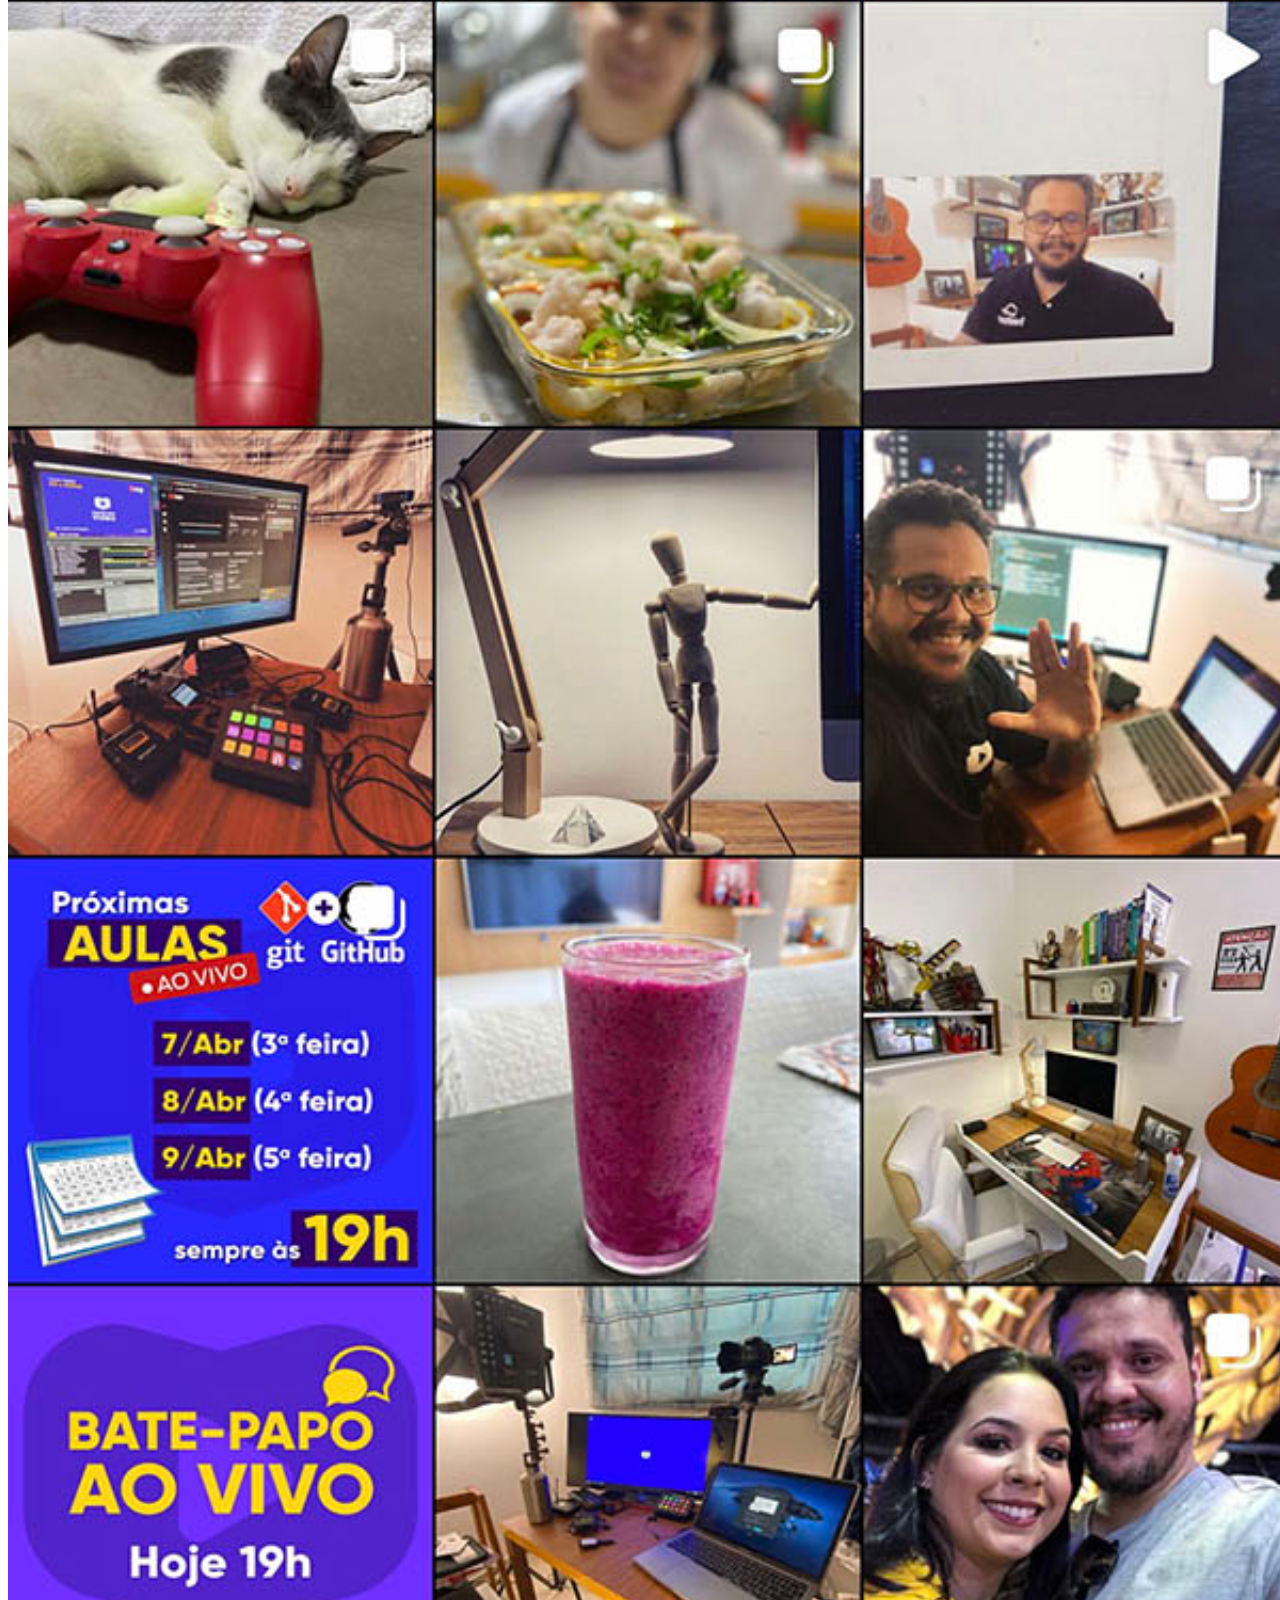
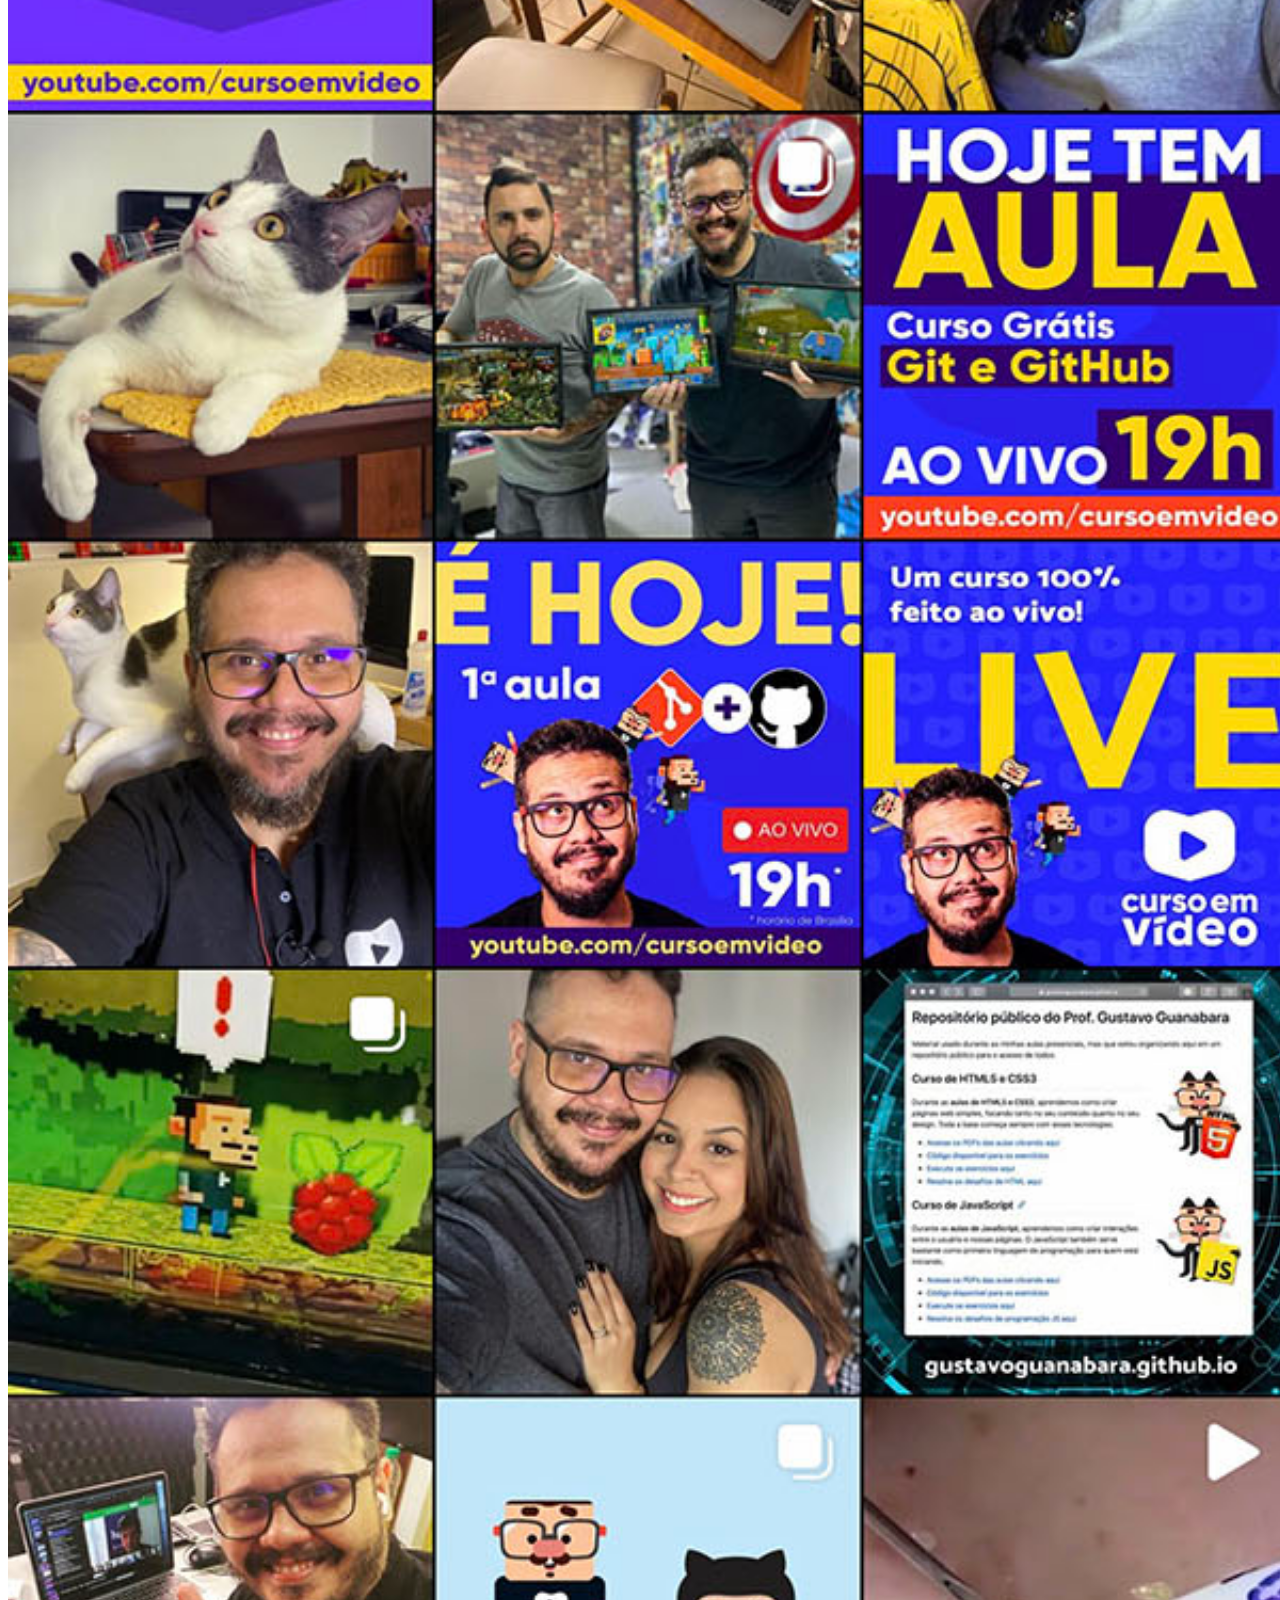
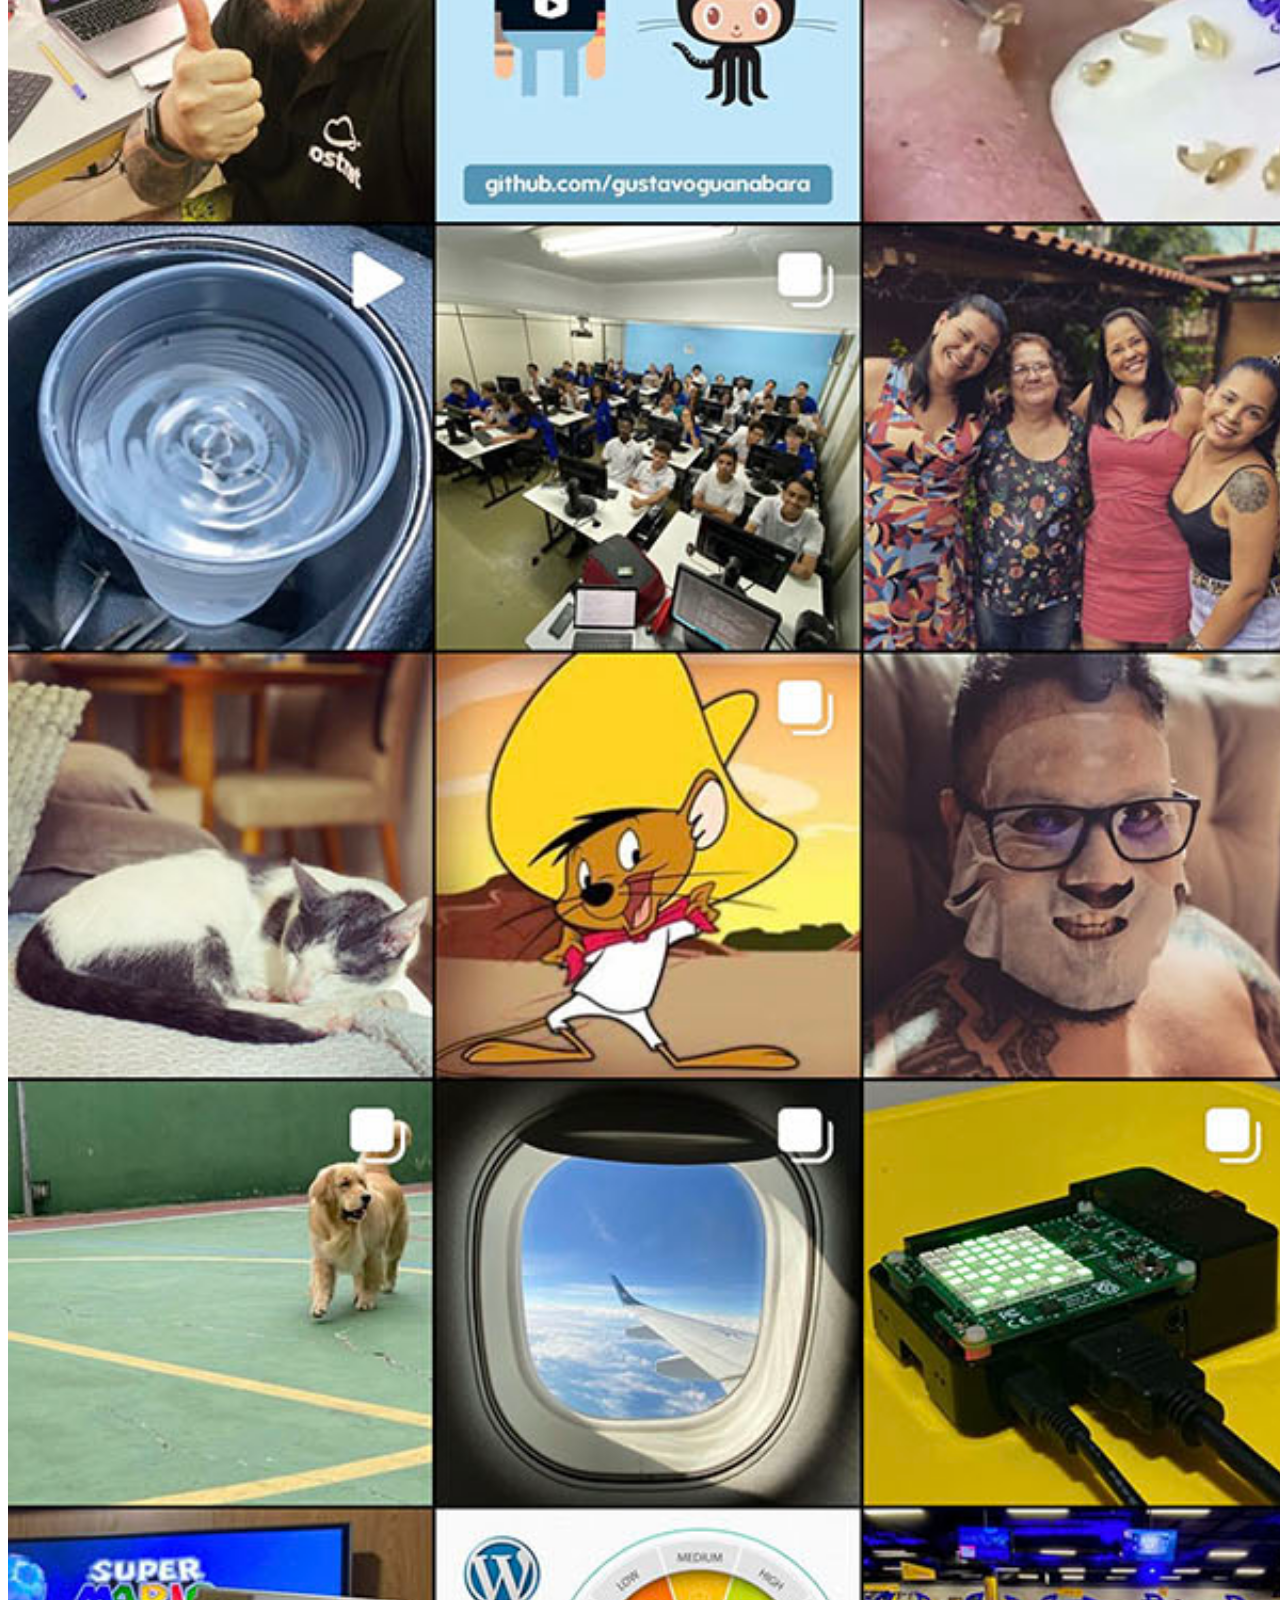
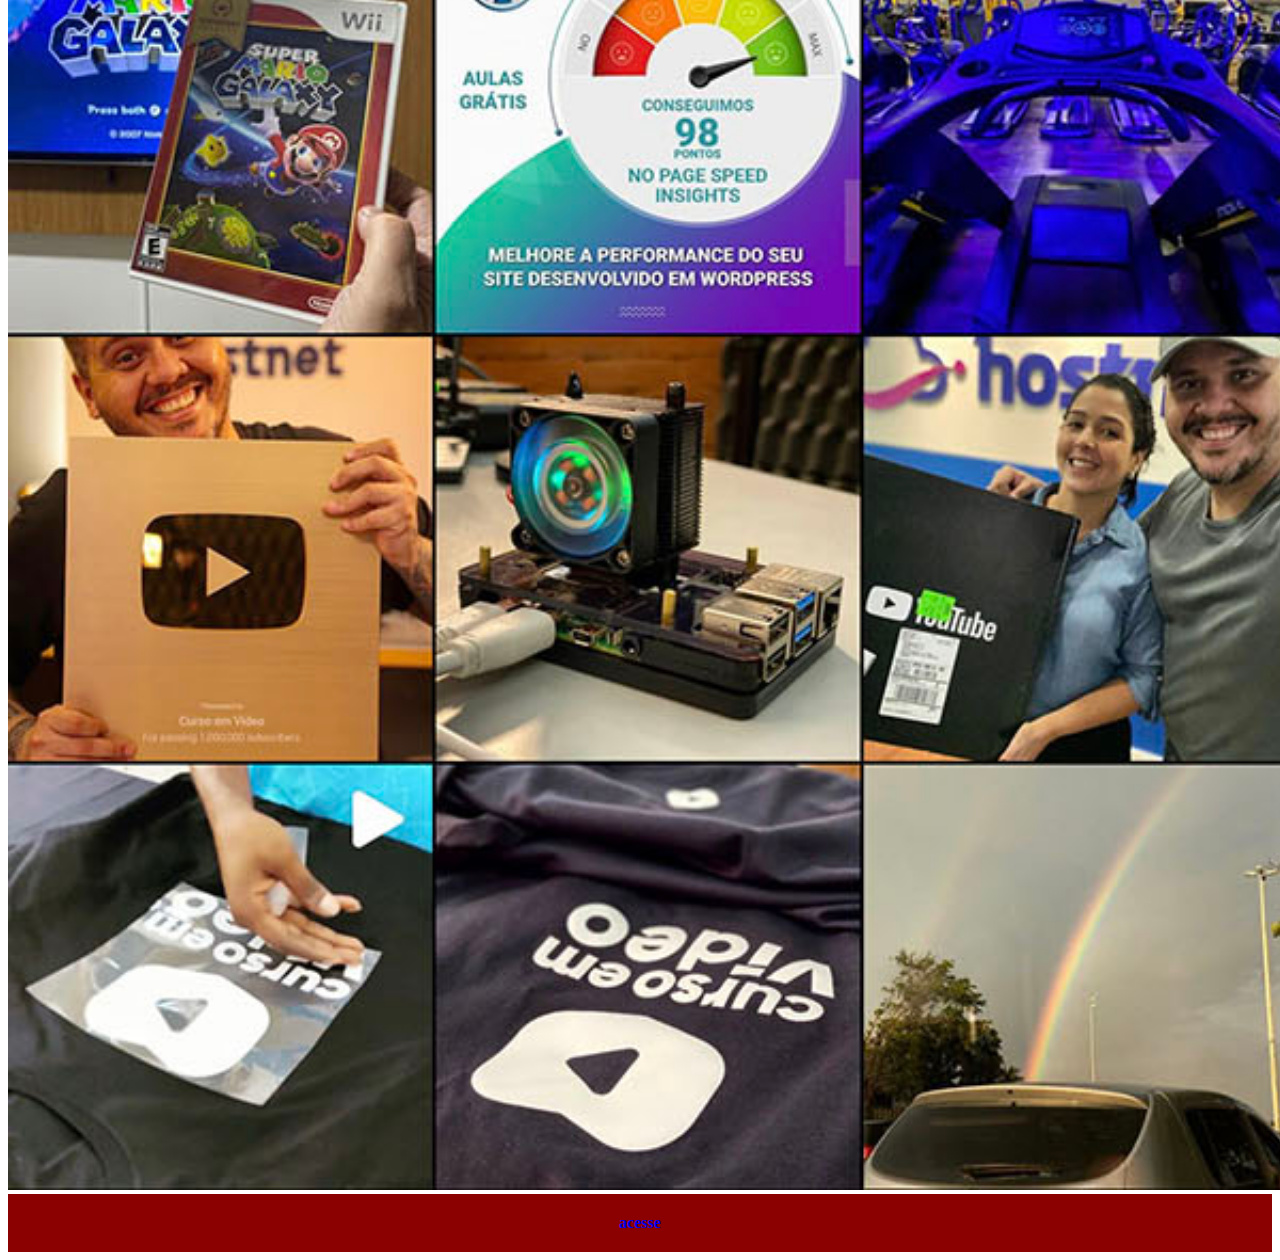
<file: instagram.html>
<!DOCTYPE html>
<html lang="pt-br">
<head>
    <meta charset="UTF-8">
    <meta name="viewport" content="width=device-width, initial-scale=1.0">
    <title>instagram</title>
    <link rel="stylesheet" href="estilos/social.css">
</head>
<body>
    <img src="imagens/tela-instagram.jpg" alt="instagram">
    <a href="https://www.instagram.com/gustavoguanabara/" target="_blank">acesse</a>
</body>
</html>
</file>
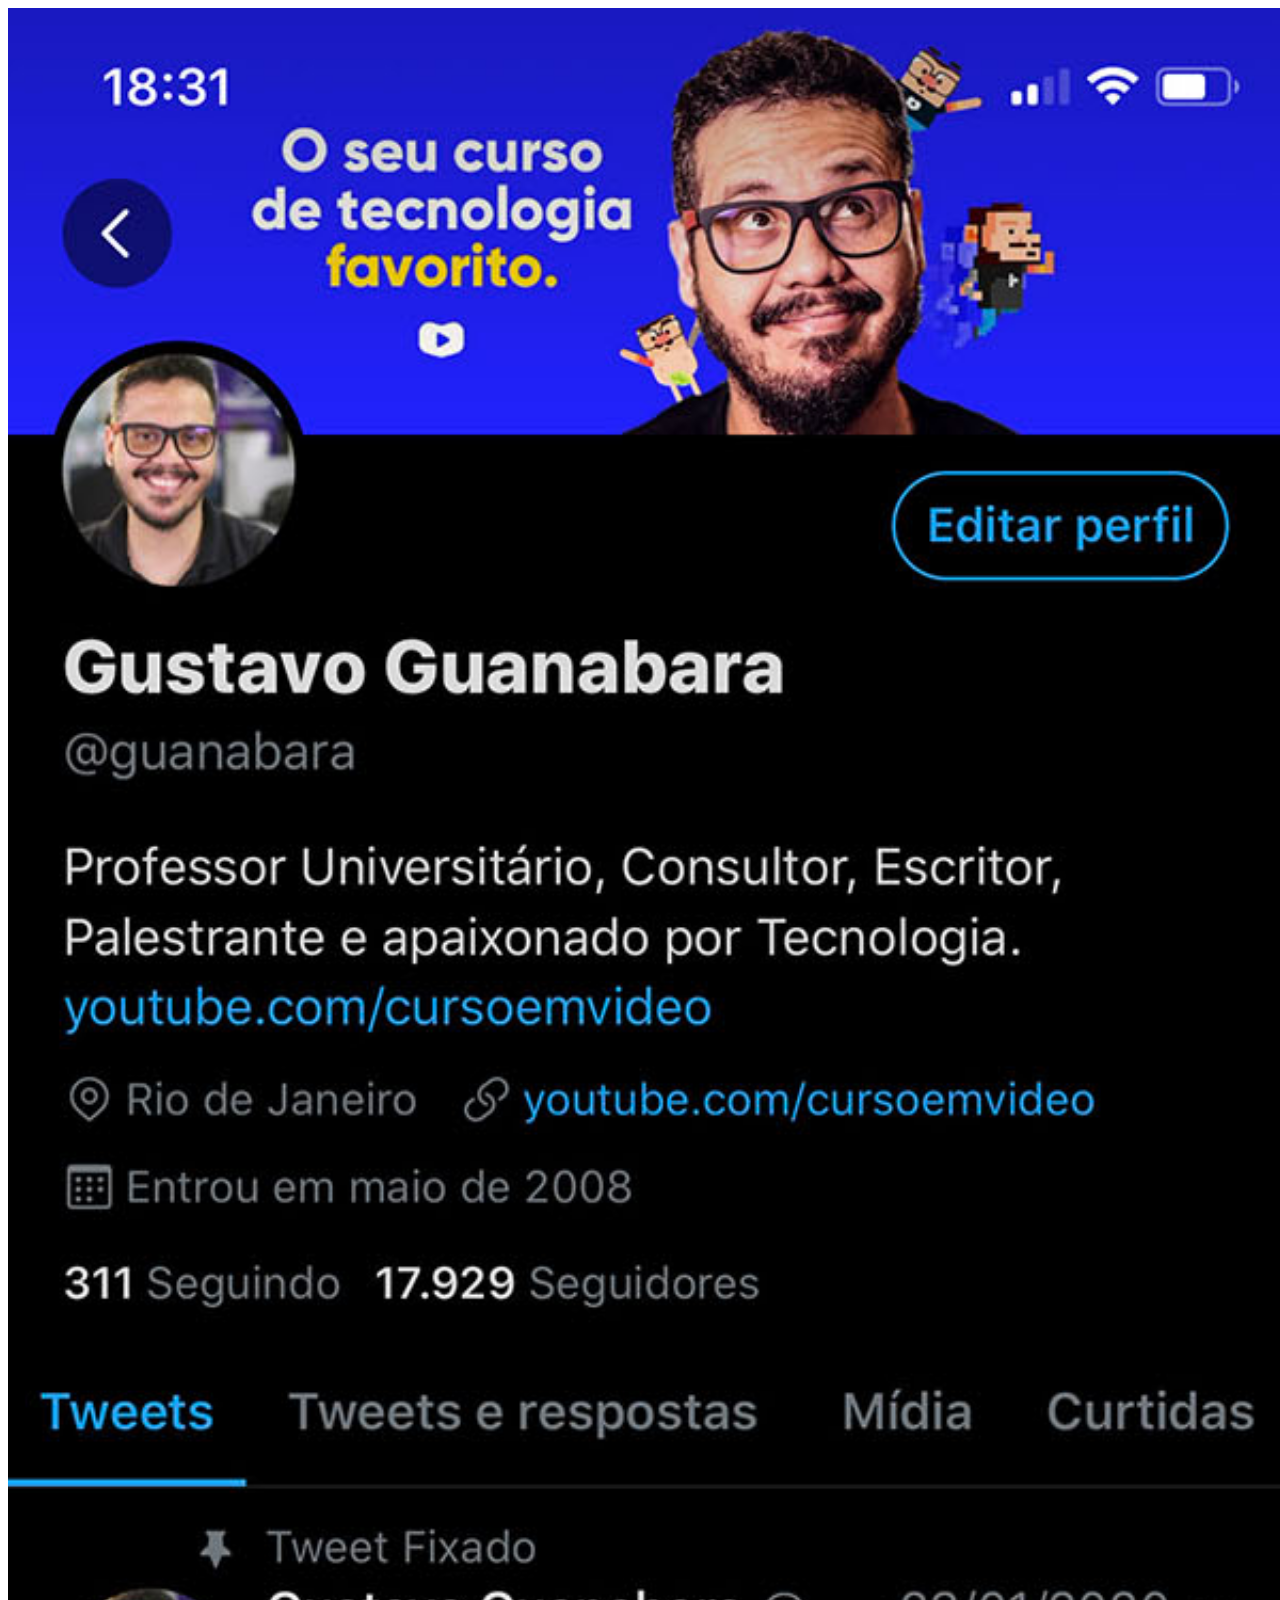
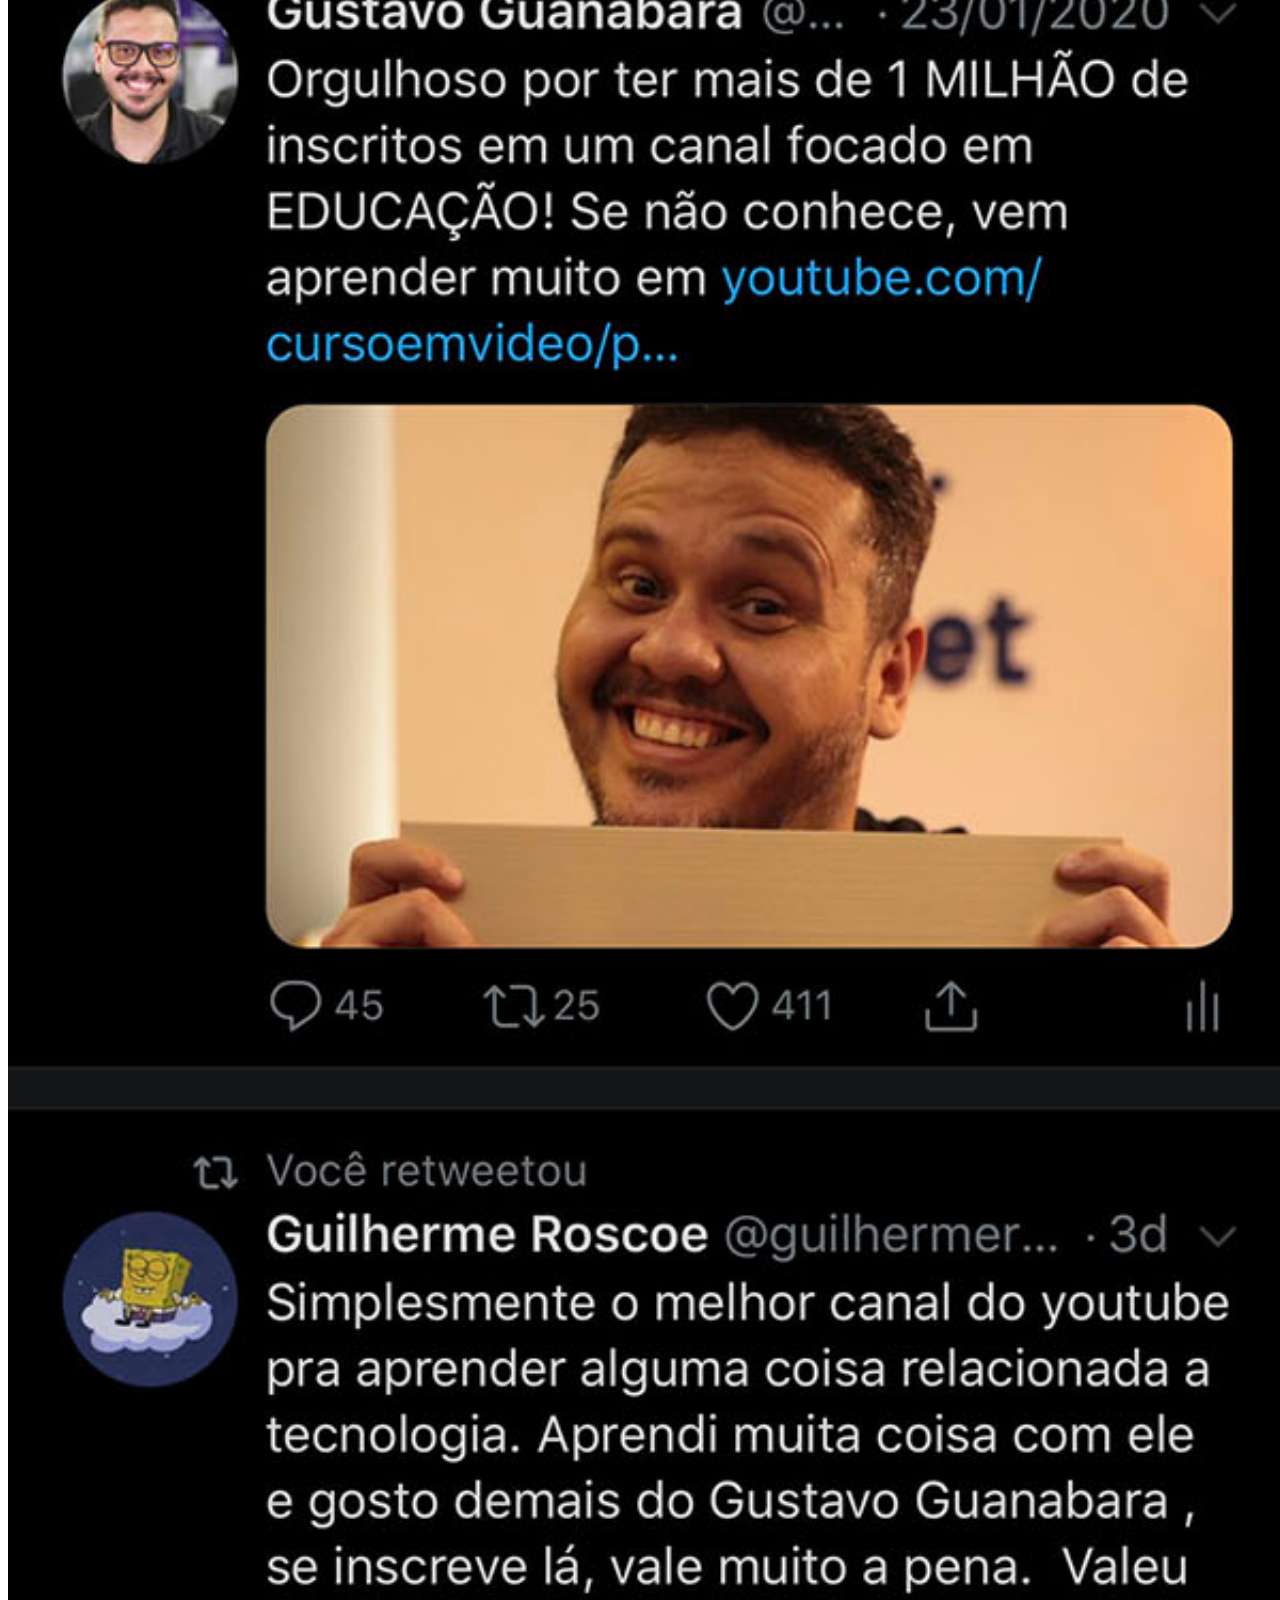
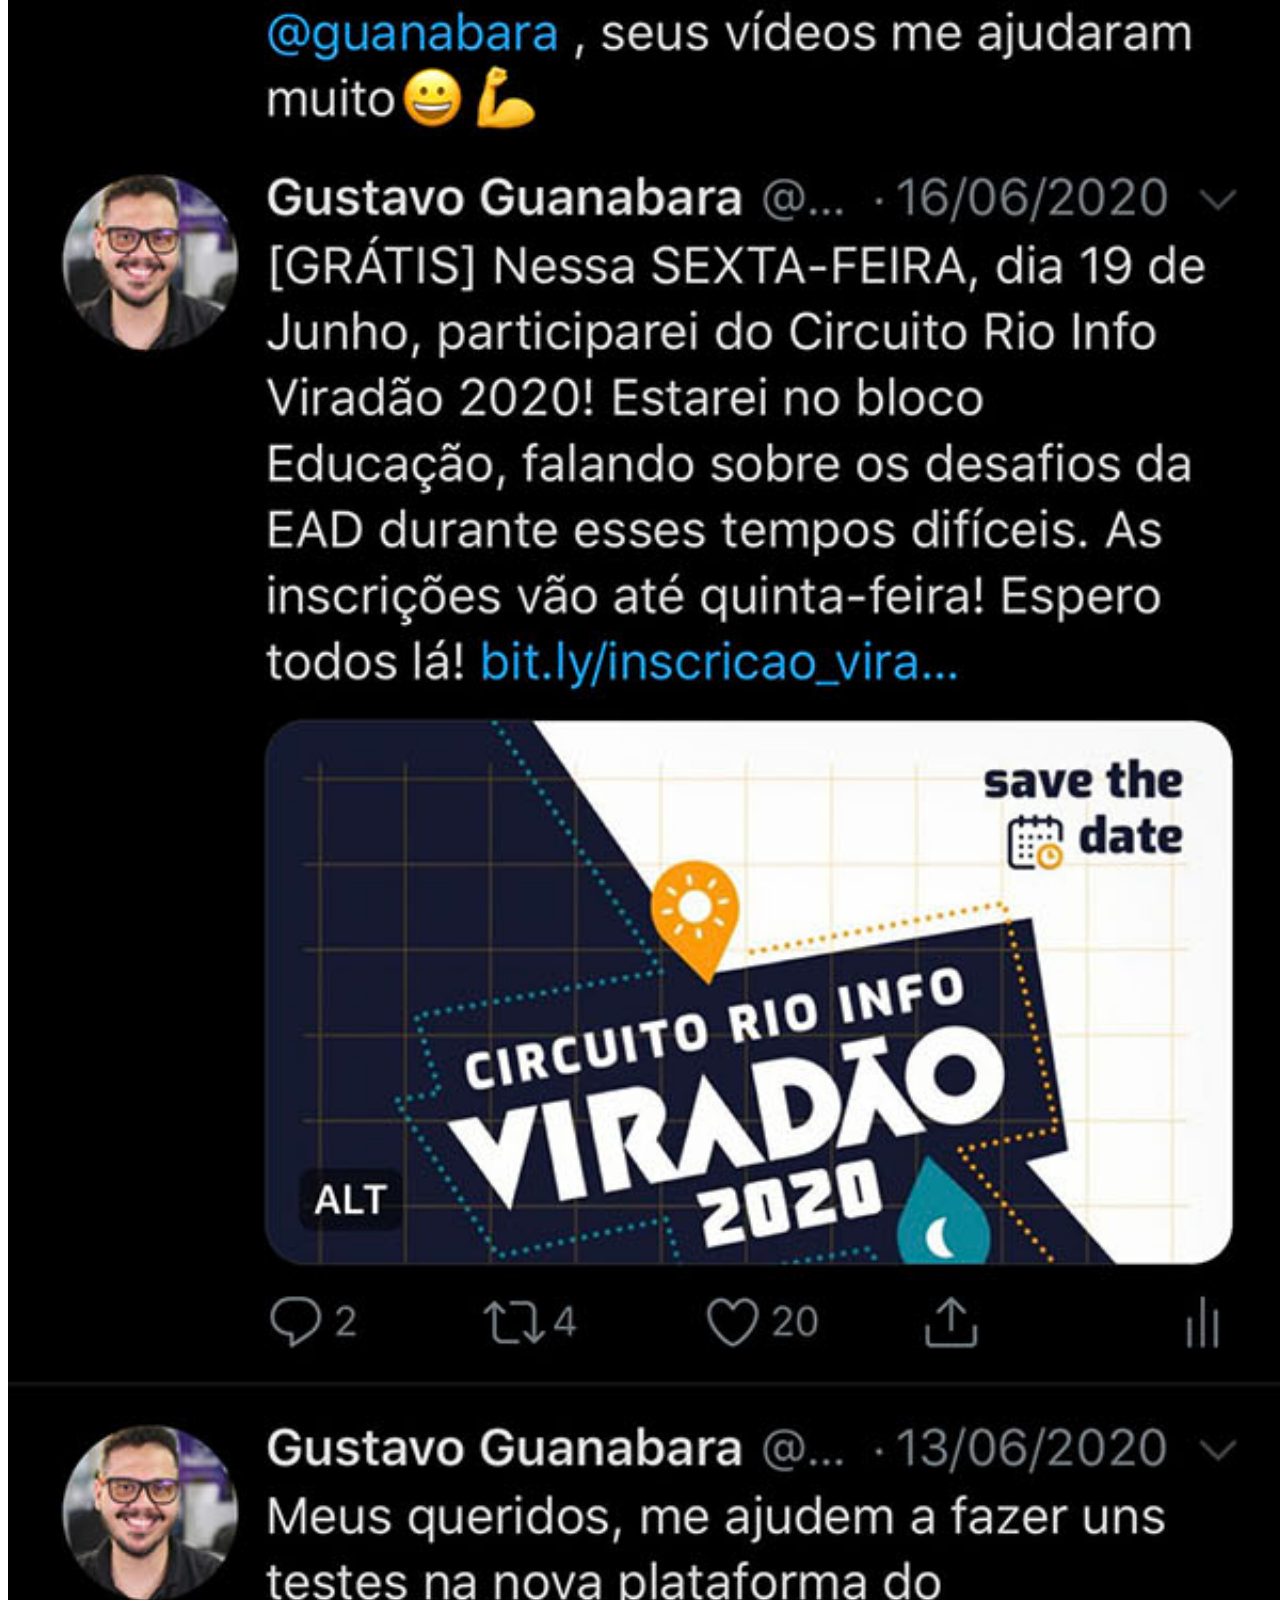
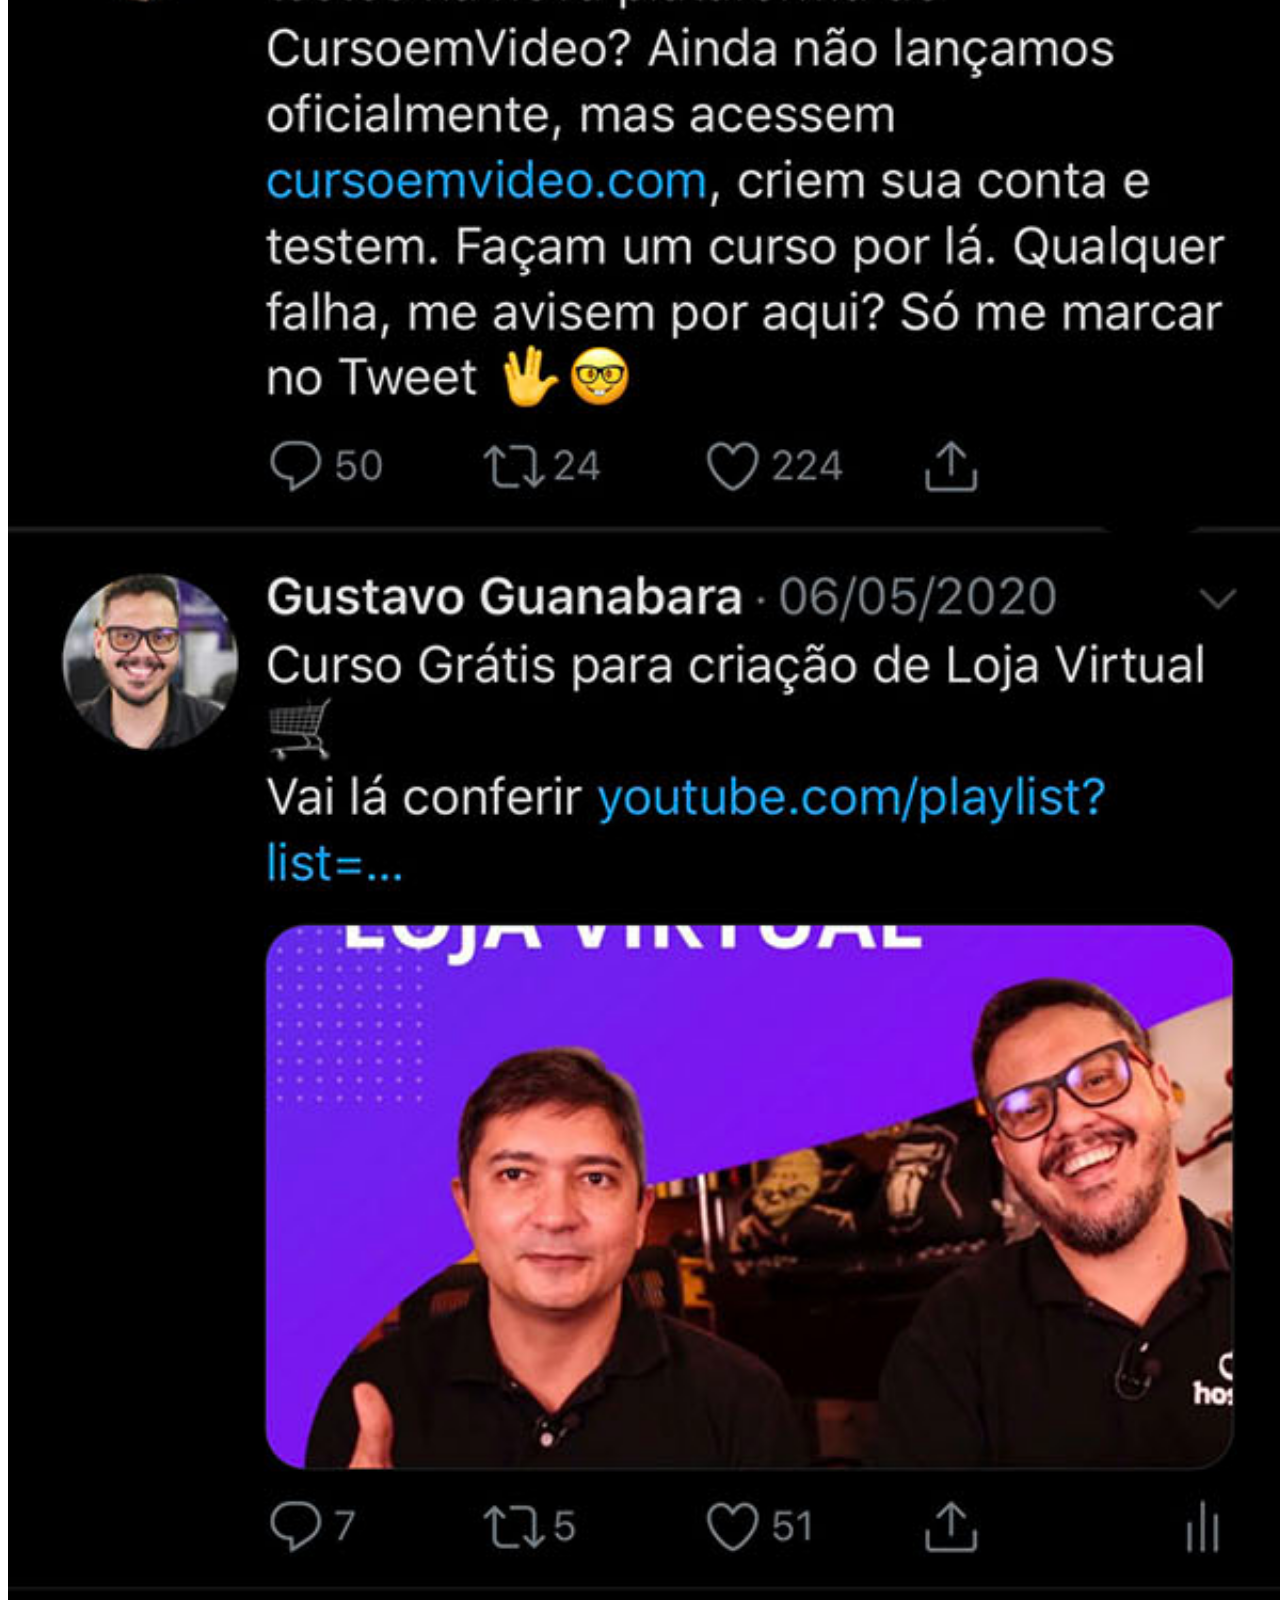
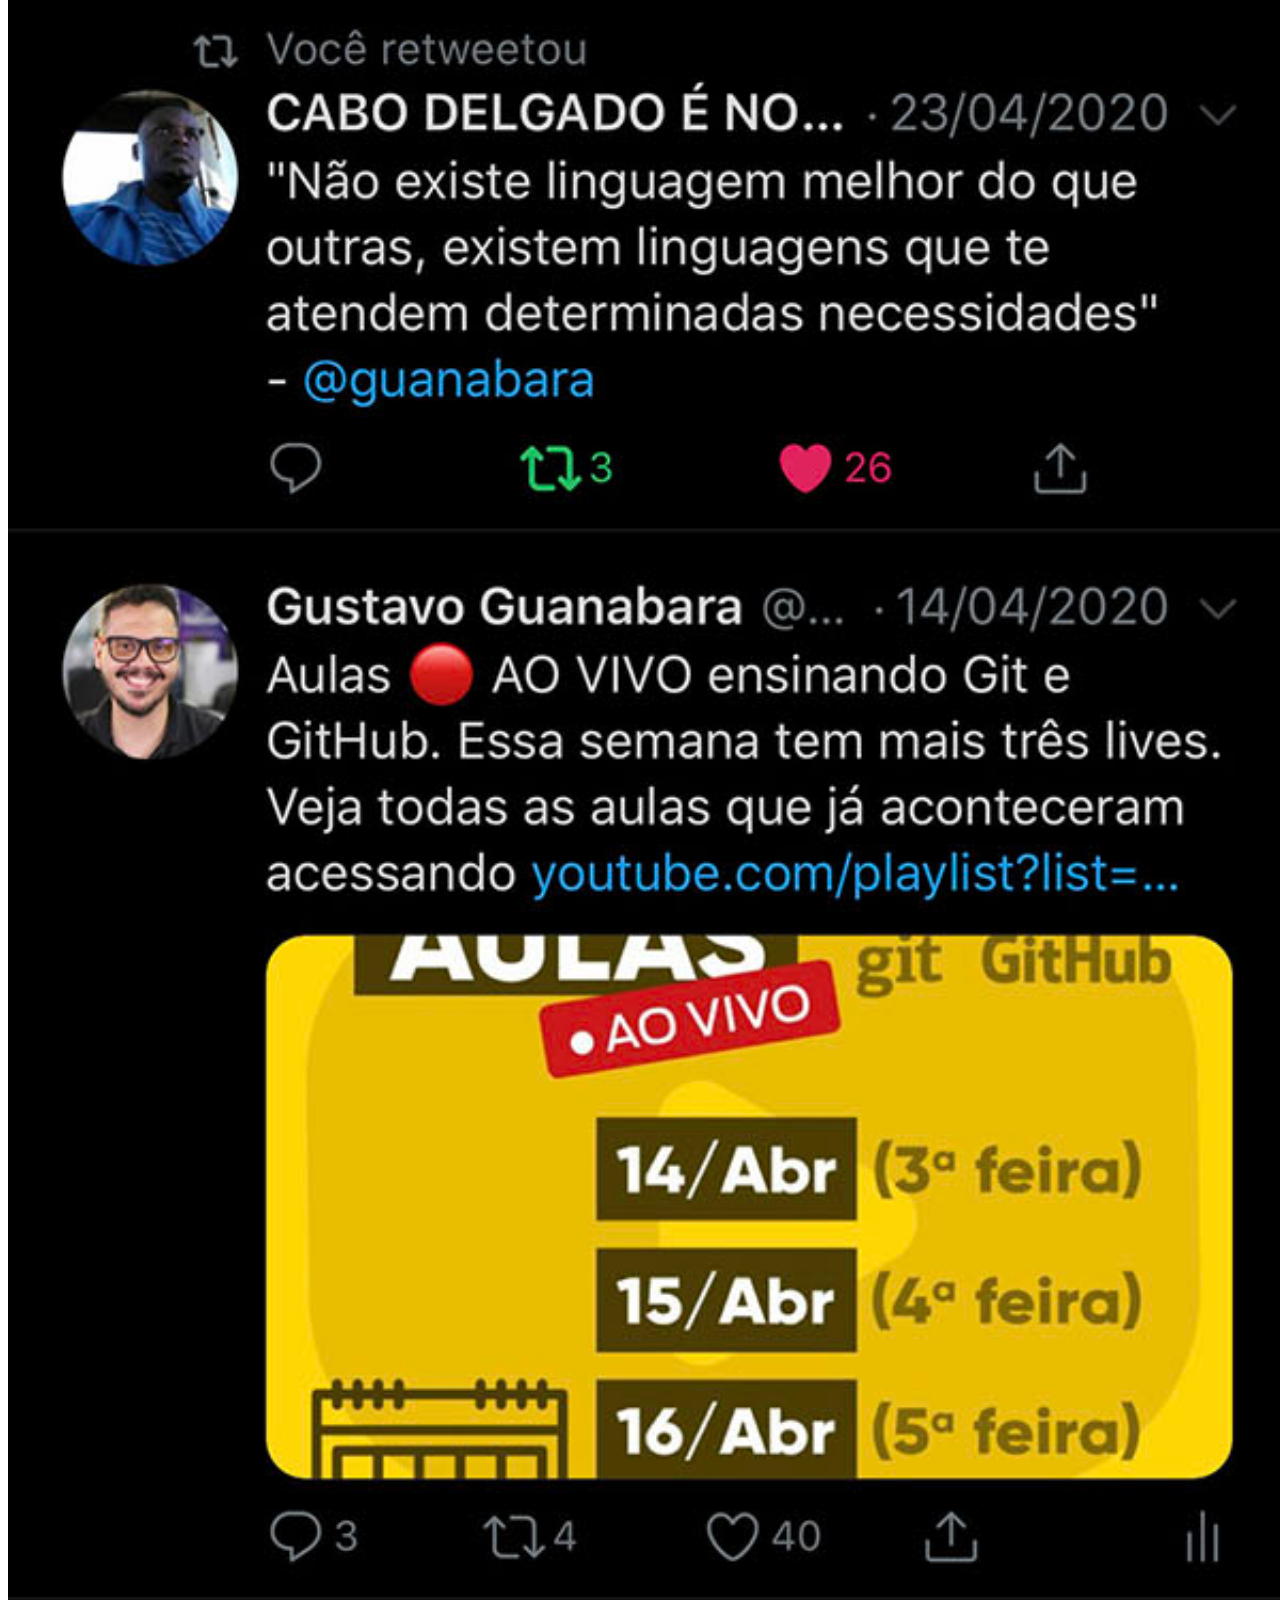
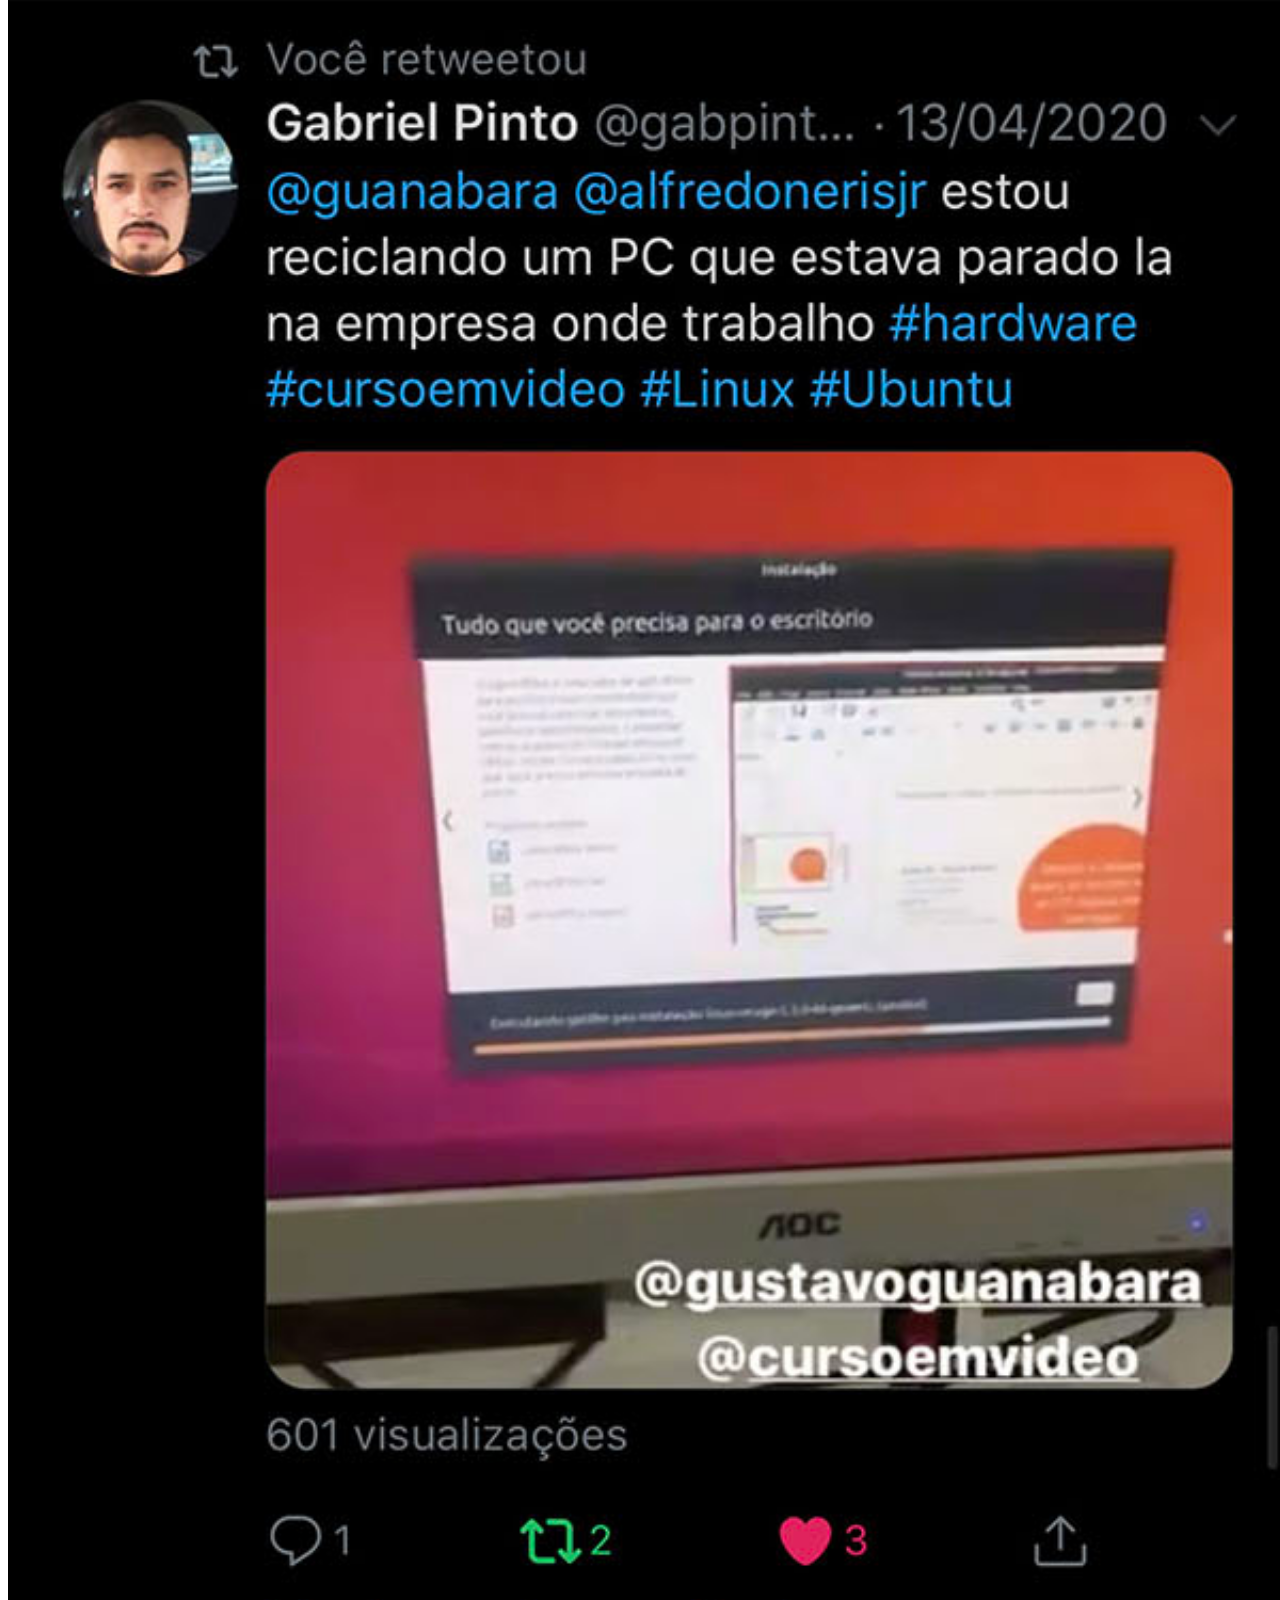
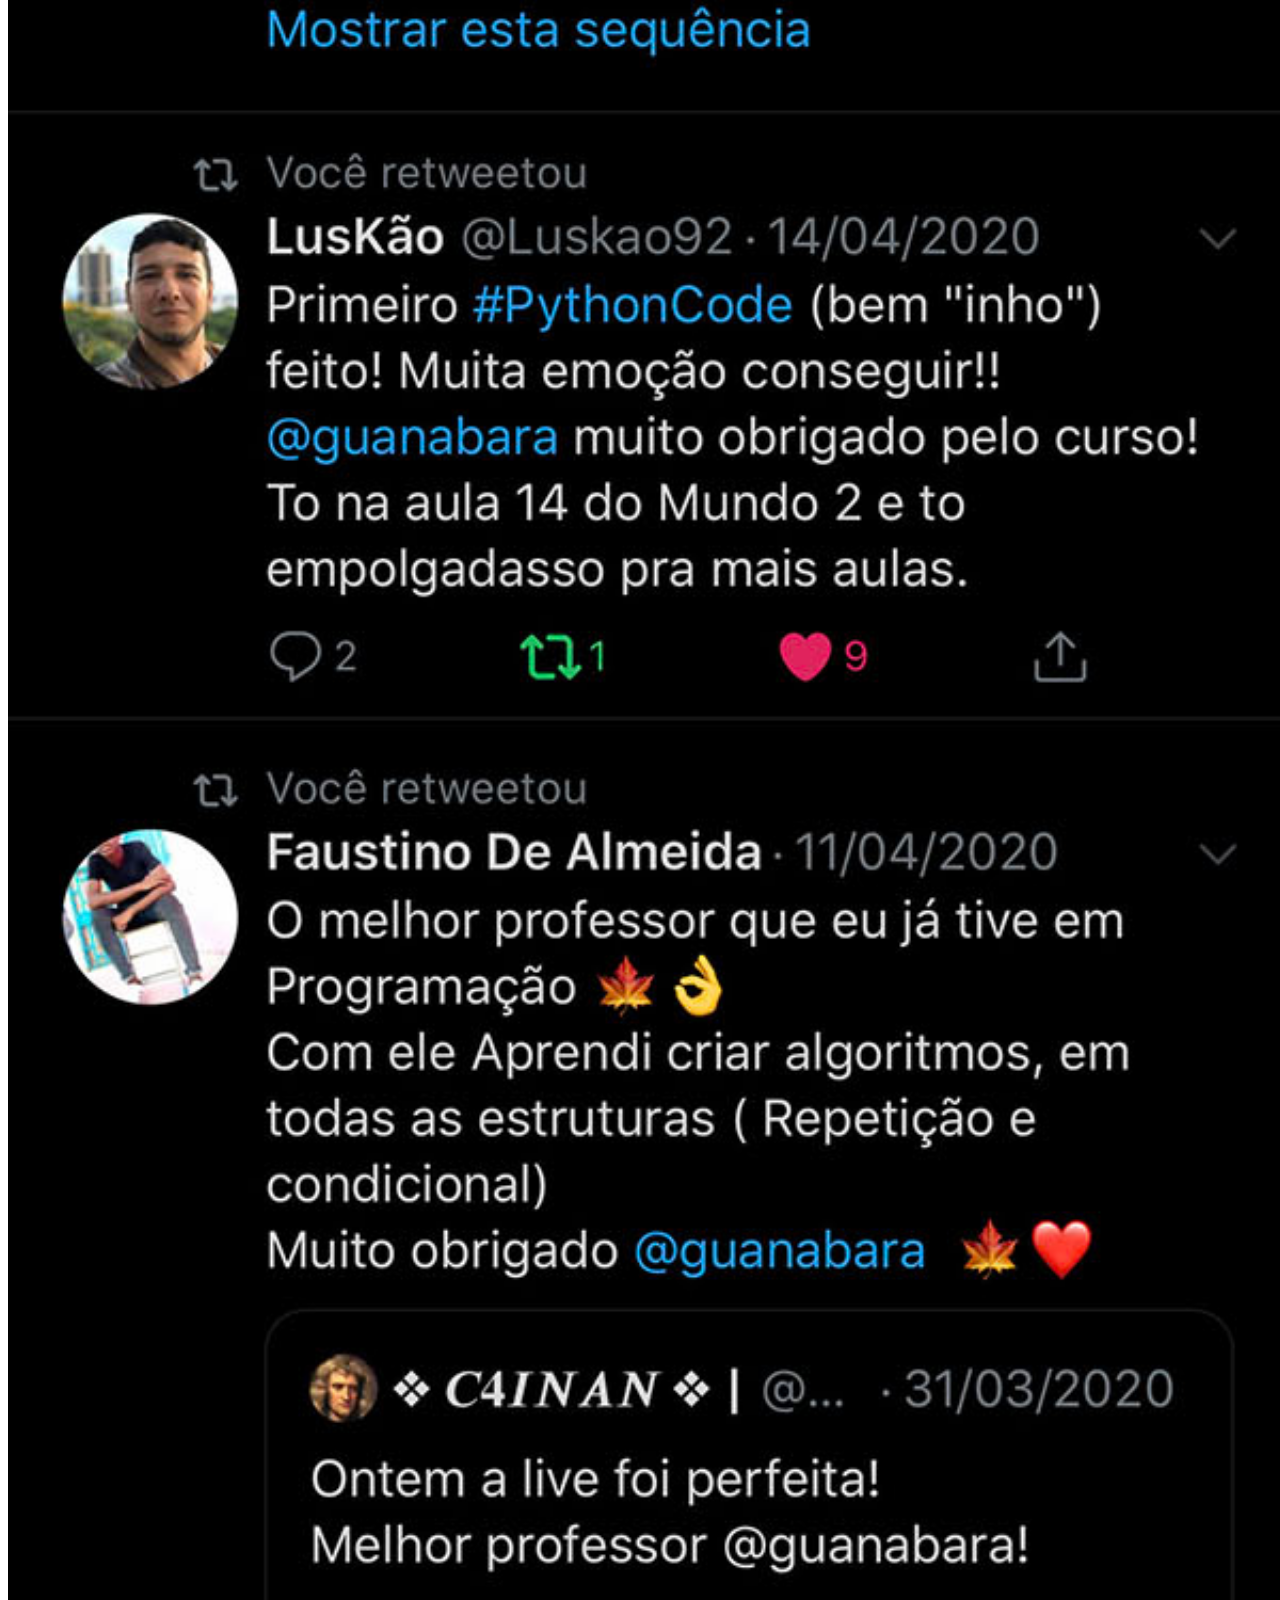
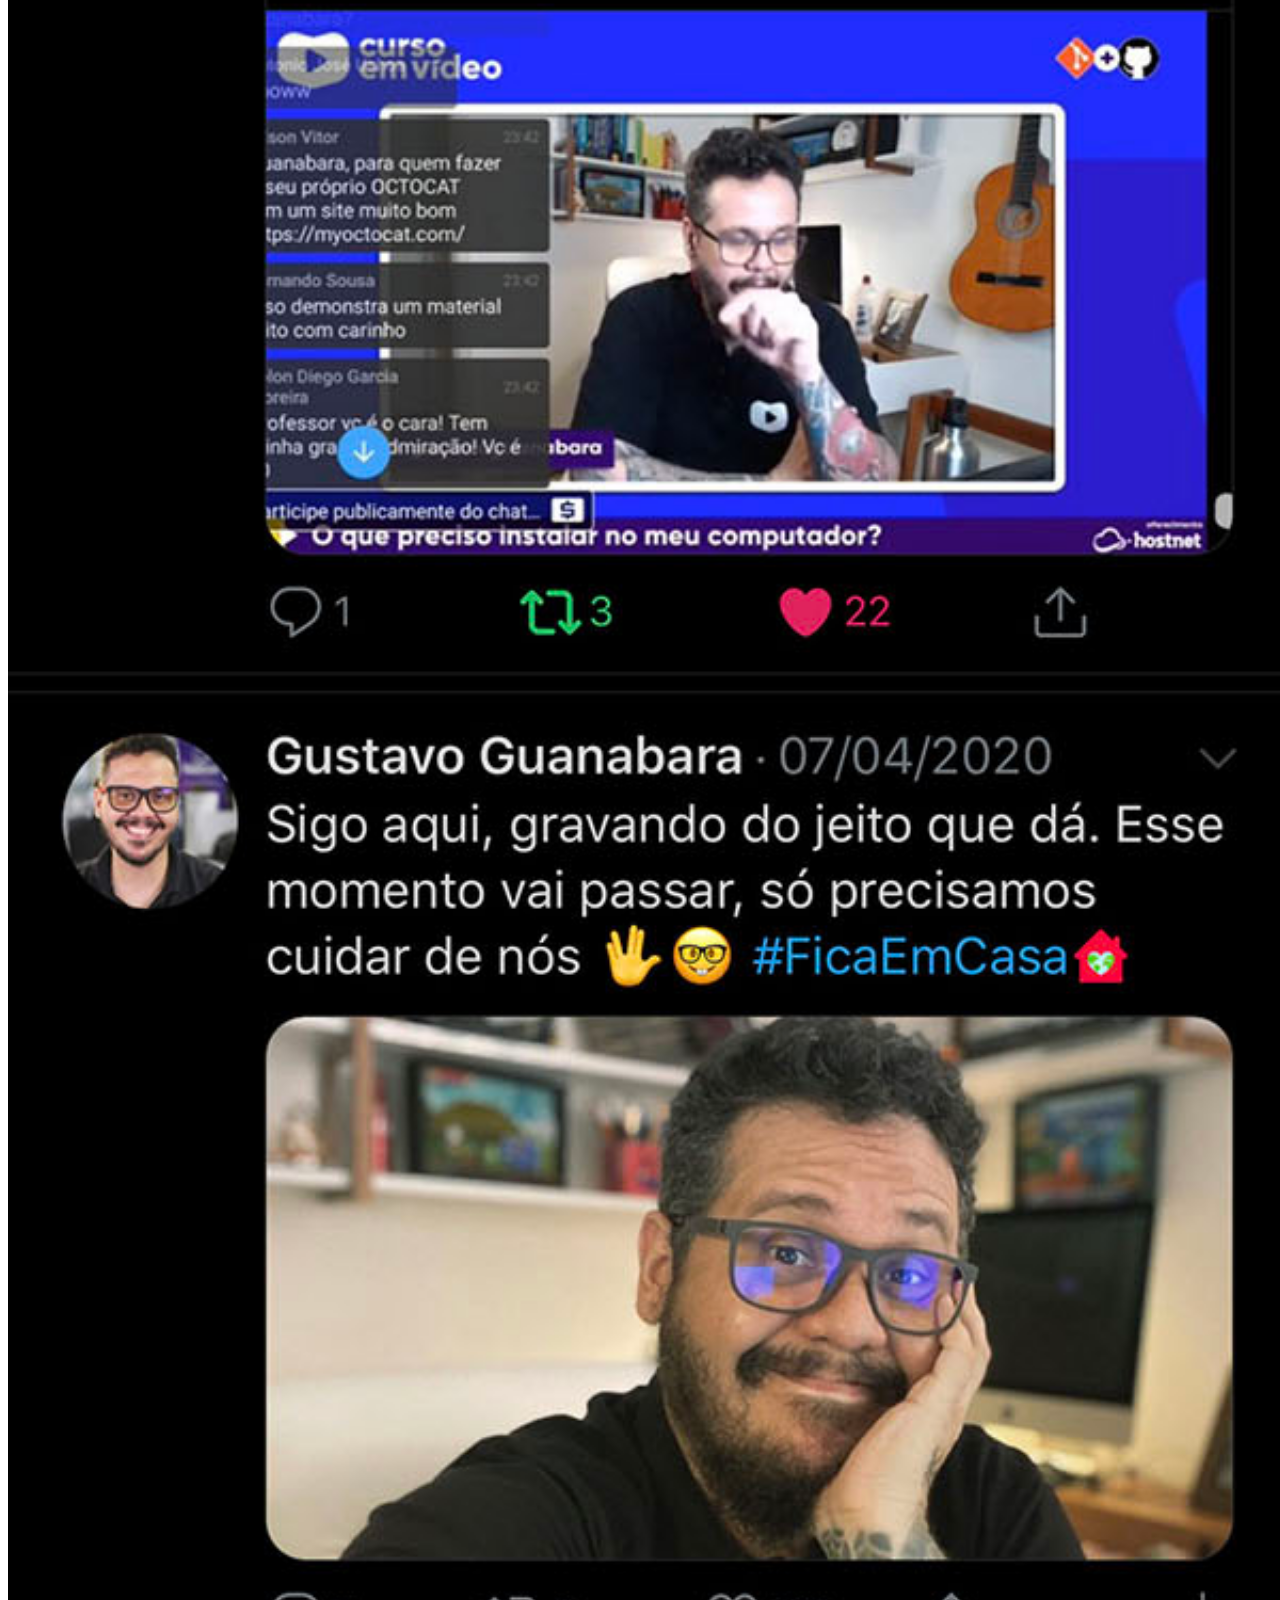
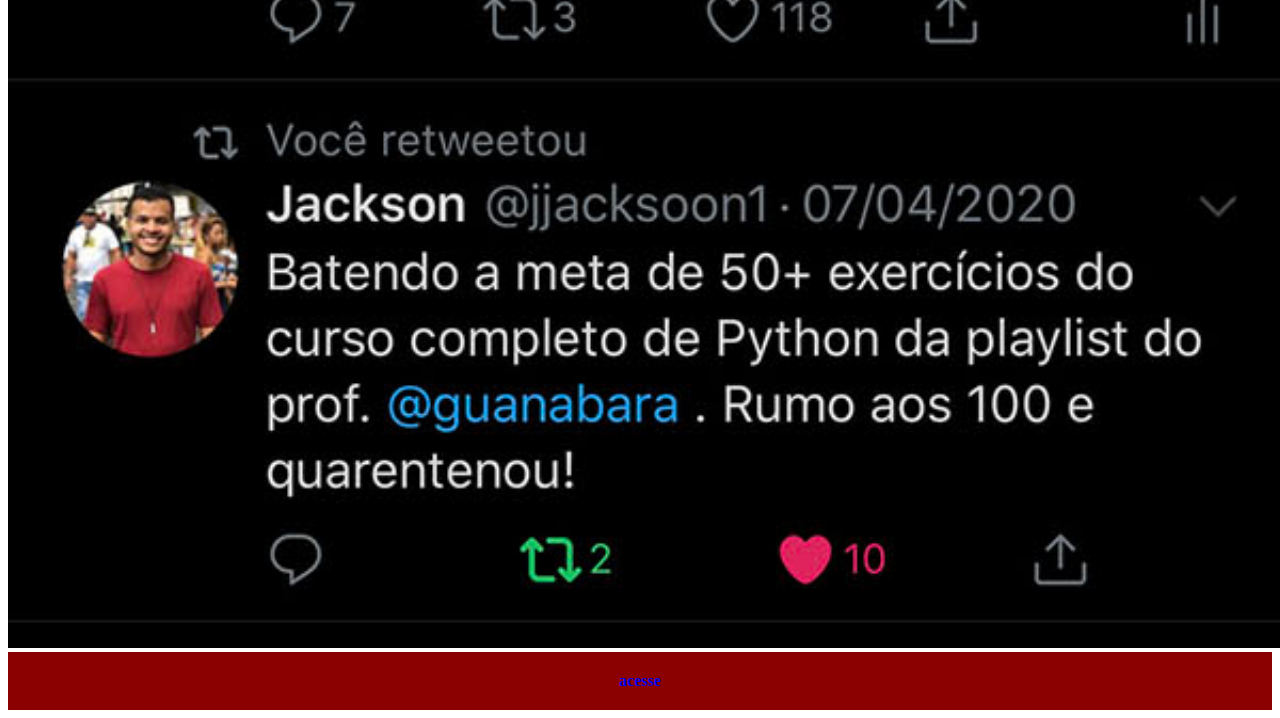
<file: twitter.html>
<!DOCTYPE html>
<html lang="pt-br">
<head>
    <meta charset="UTF-8">
    <meta name="viewport" content="width=device-width, initial-scale=1.0">
    <title>Twitter</title>
    <link rel="stylesheet" href="estilos/social.css">
</head>
<body>
    <img src="imagens/tela-twitter.jpg" alt="Twitter">
    <a href="https://x.com/guanabara" target="_blank">acesse</a>
</body>
</html>
</file>
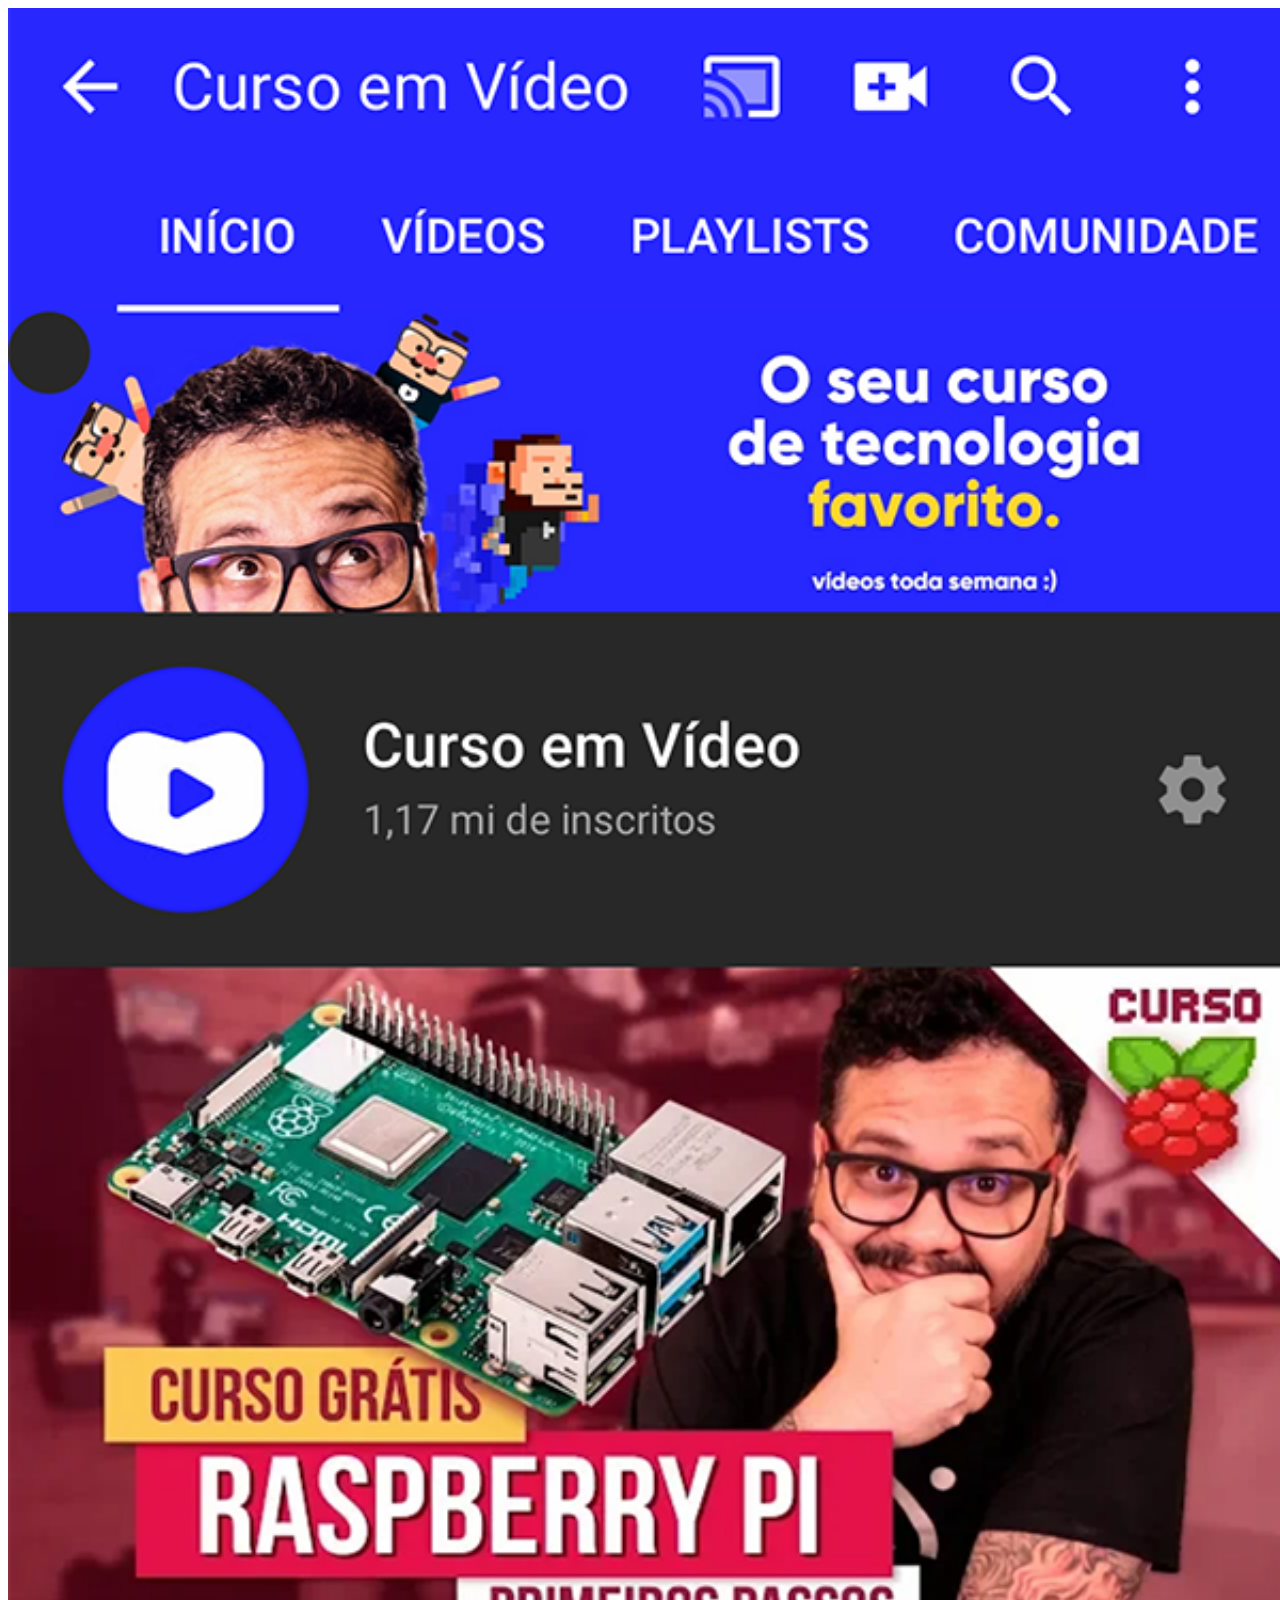
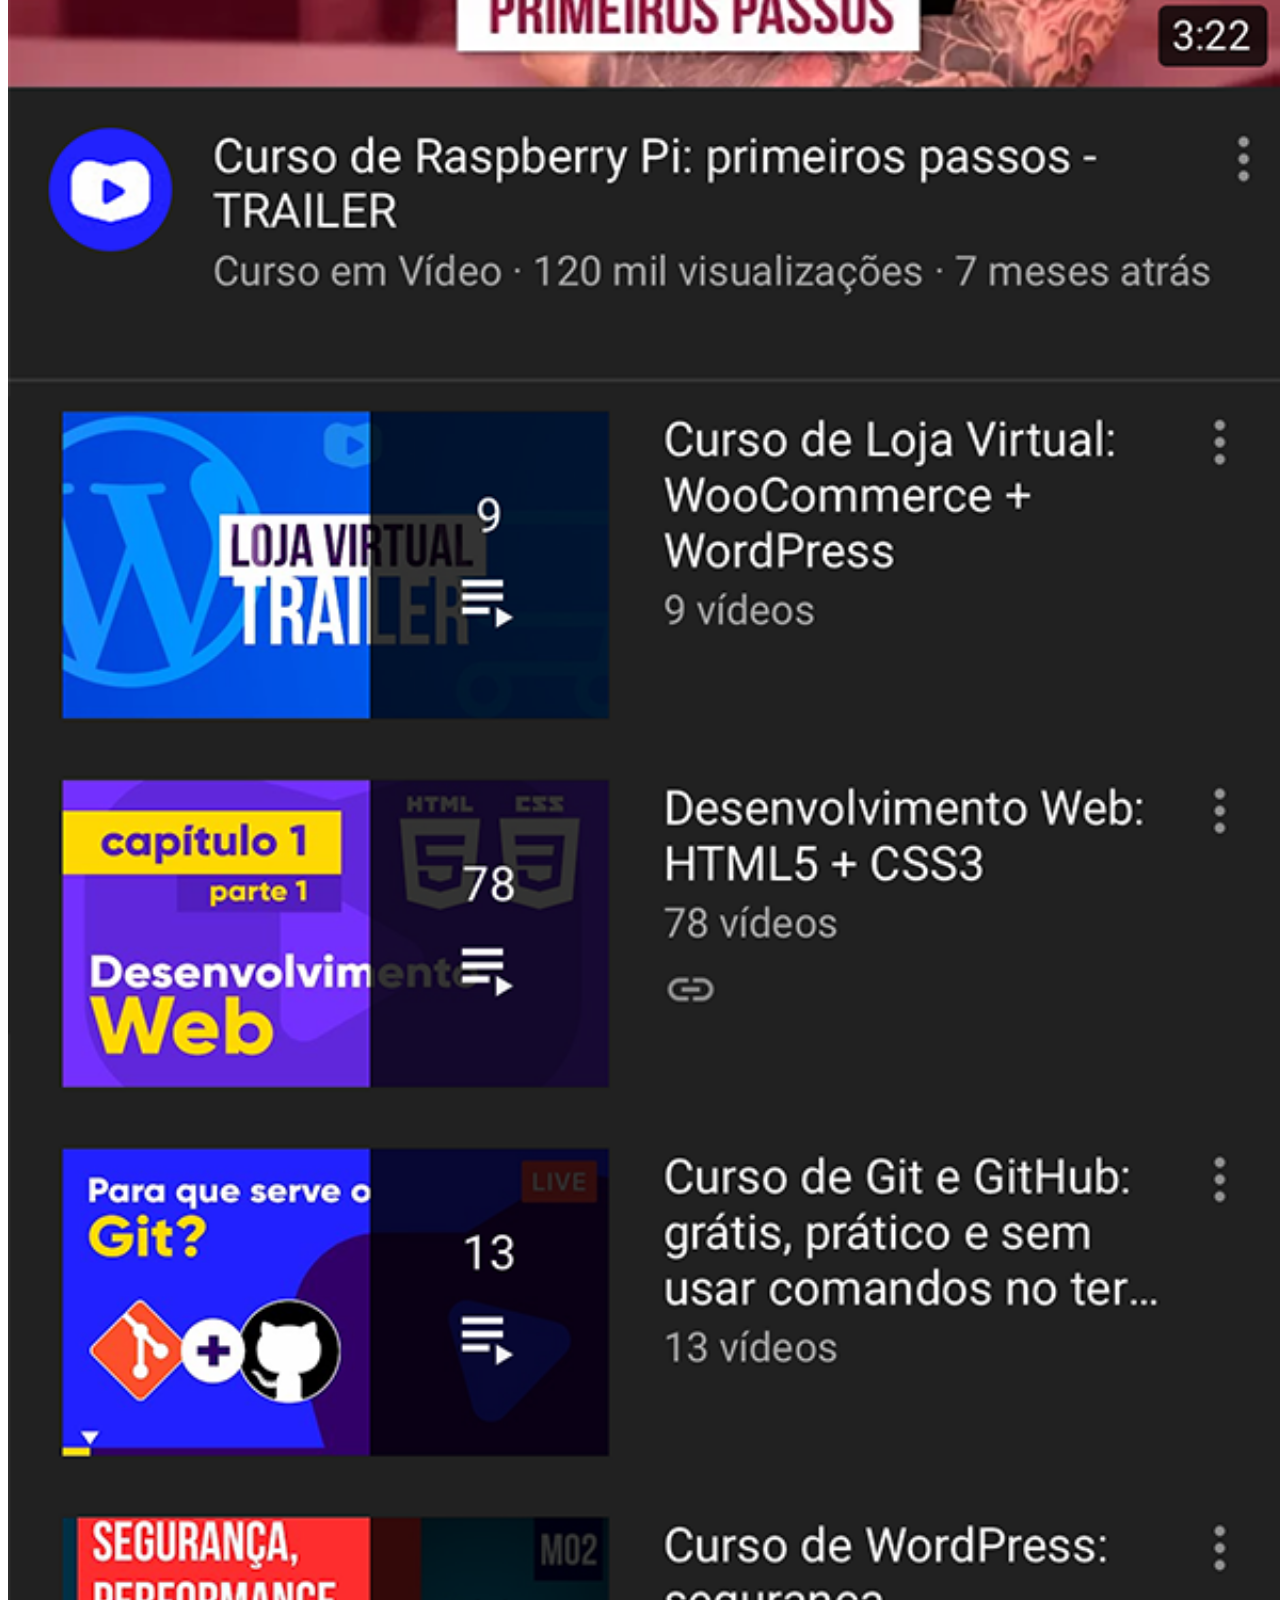
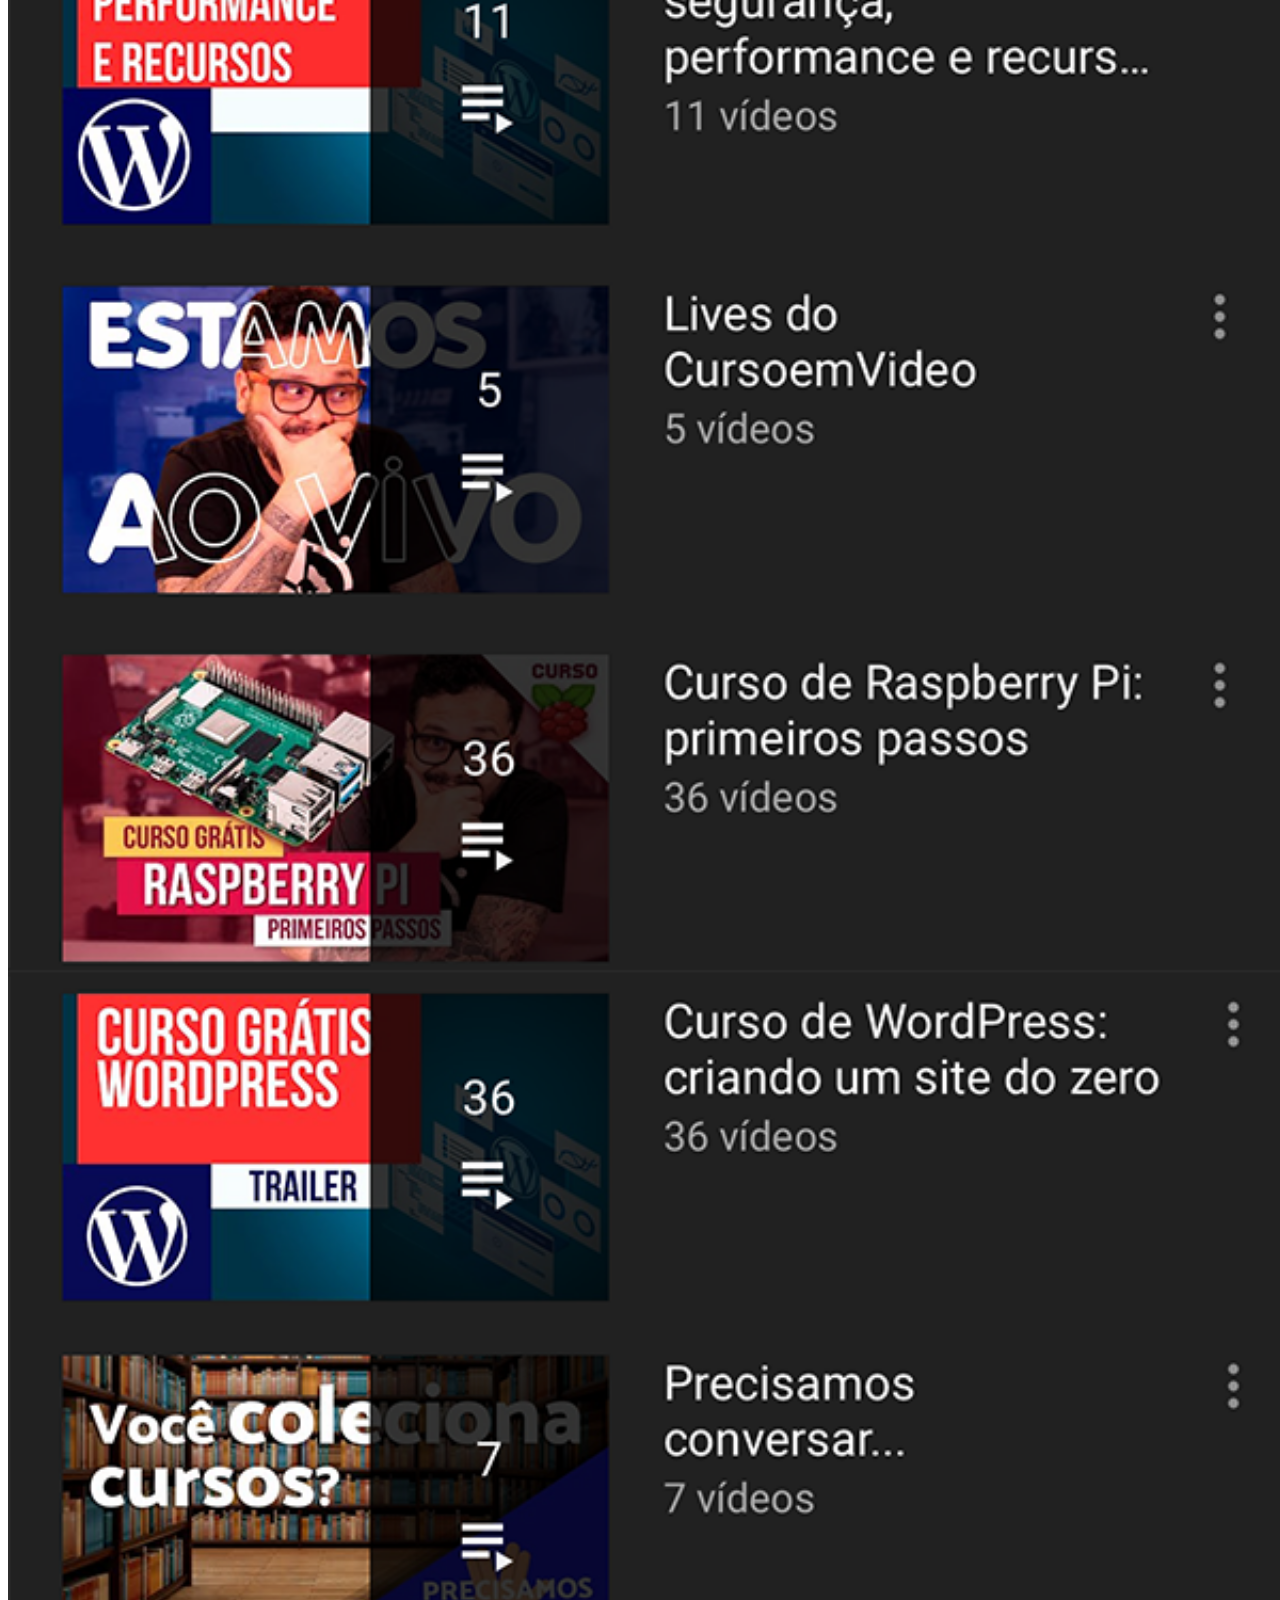
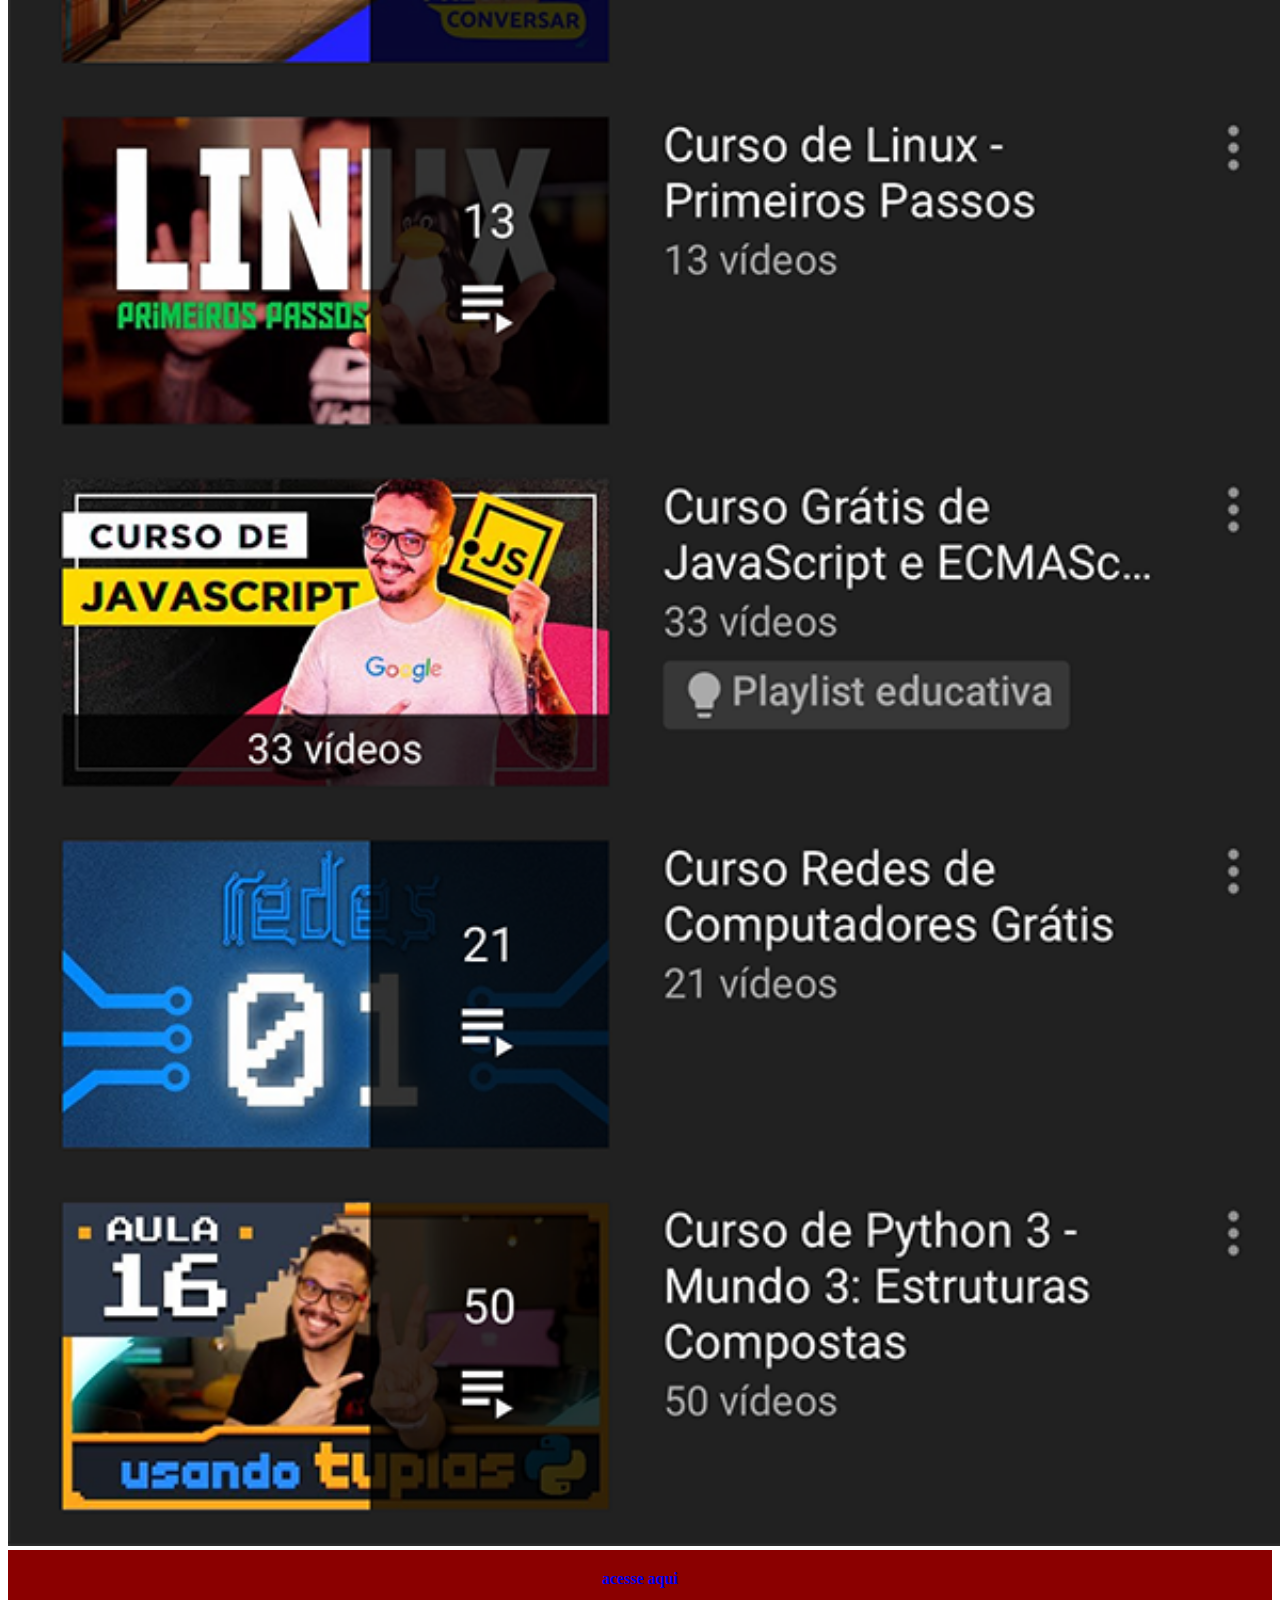
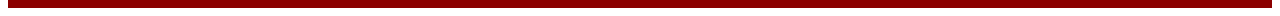
<file: youtube.html>
<!DOCTYPE html>
<html lang="pt-br">
<head>
    <meta charset="UTF-8">
    <meta name="viewport" content="width=device-width, initial-scale=1.0">
    <title>Youtube</title>
    <link rel="stylesheet" href="estilos/social.css">
    
    </style>
</head>
<body>
    <img src="imagens/tela-youtube.png" alt="Youtube">
    <a href="https://www.youtube.com/user/tvguanabarainfo" target="_blank">acesse aqui</a>
</body>
</html>
</file>
<file: estilos/style.css>
@charset "UTF8";

*{
    margin: 0px;
    padding: px;
    font-family: Arial, Helvetica, sans-serif;
}

html, body {
    height: 100vh;
    width: 100vw;
    background-color: black;
}

main{
    height: 100vh;
    position: relative;
}

section#telefone{
    height: 627px;
    width: 311px;
    position: absolute;
    top: 50%;
    left: 50%;
    transform: translate(-50%,-50%);
    background:  url('../imagens/frame-iphone.png') no-repeat;
}

body{
    background:url('../imagens/fundo-madeira.jpg') no-repeat top center;
    background-size: cover;
    background-attachment: fixed;
}

iframe#tela{
    position: relative;
    top: 80px;
    left: 22px;
    width: 269px;
    height: 471px;
}

section#rede-sociais img {
    width: 50px;
    margin: 10px;
    border-radius: 50px;
    box-shadow: 2px 2px 5px rgba(0, 0, 0, 0.479);
}

section#rede-sociais{
    text-align: right;
}

section#rede-sociais img:hover {
    border: 3px solid rgba(255, 255, 255, 0.671);
    transform: translate(-3px, -3px);
    box-shadow: 5px 5px 10px rgba(0, 0, 0, 0.712);
    transition: transform 1s, border 2s;
}
</file>
<file: estilos/social.css>
@charset "UTF8";

<style>
        *{
margin: 0;
padding: 0;
font-family: Arial, Helvetica, sans-serif;
        }
::-webkit-scrollbar{
    width: 0;
    height: 0;
}

img{
width: 100vw;

}

        a{
        display: block;
        background-color: darkred;
        padding: 20px;
        text-align: center;
        font-weight: bolder;
        text-decoration: none;
        }
        a:hover{
            background-color: red;
        }
</file>
